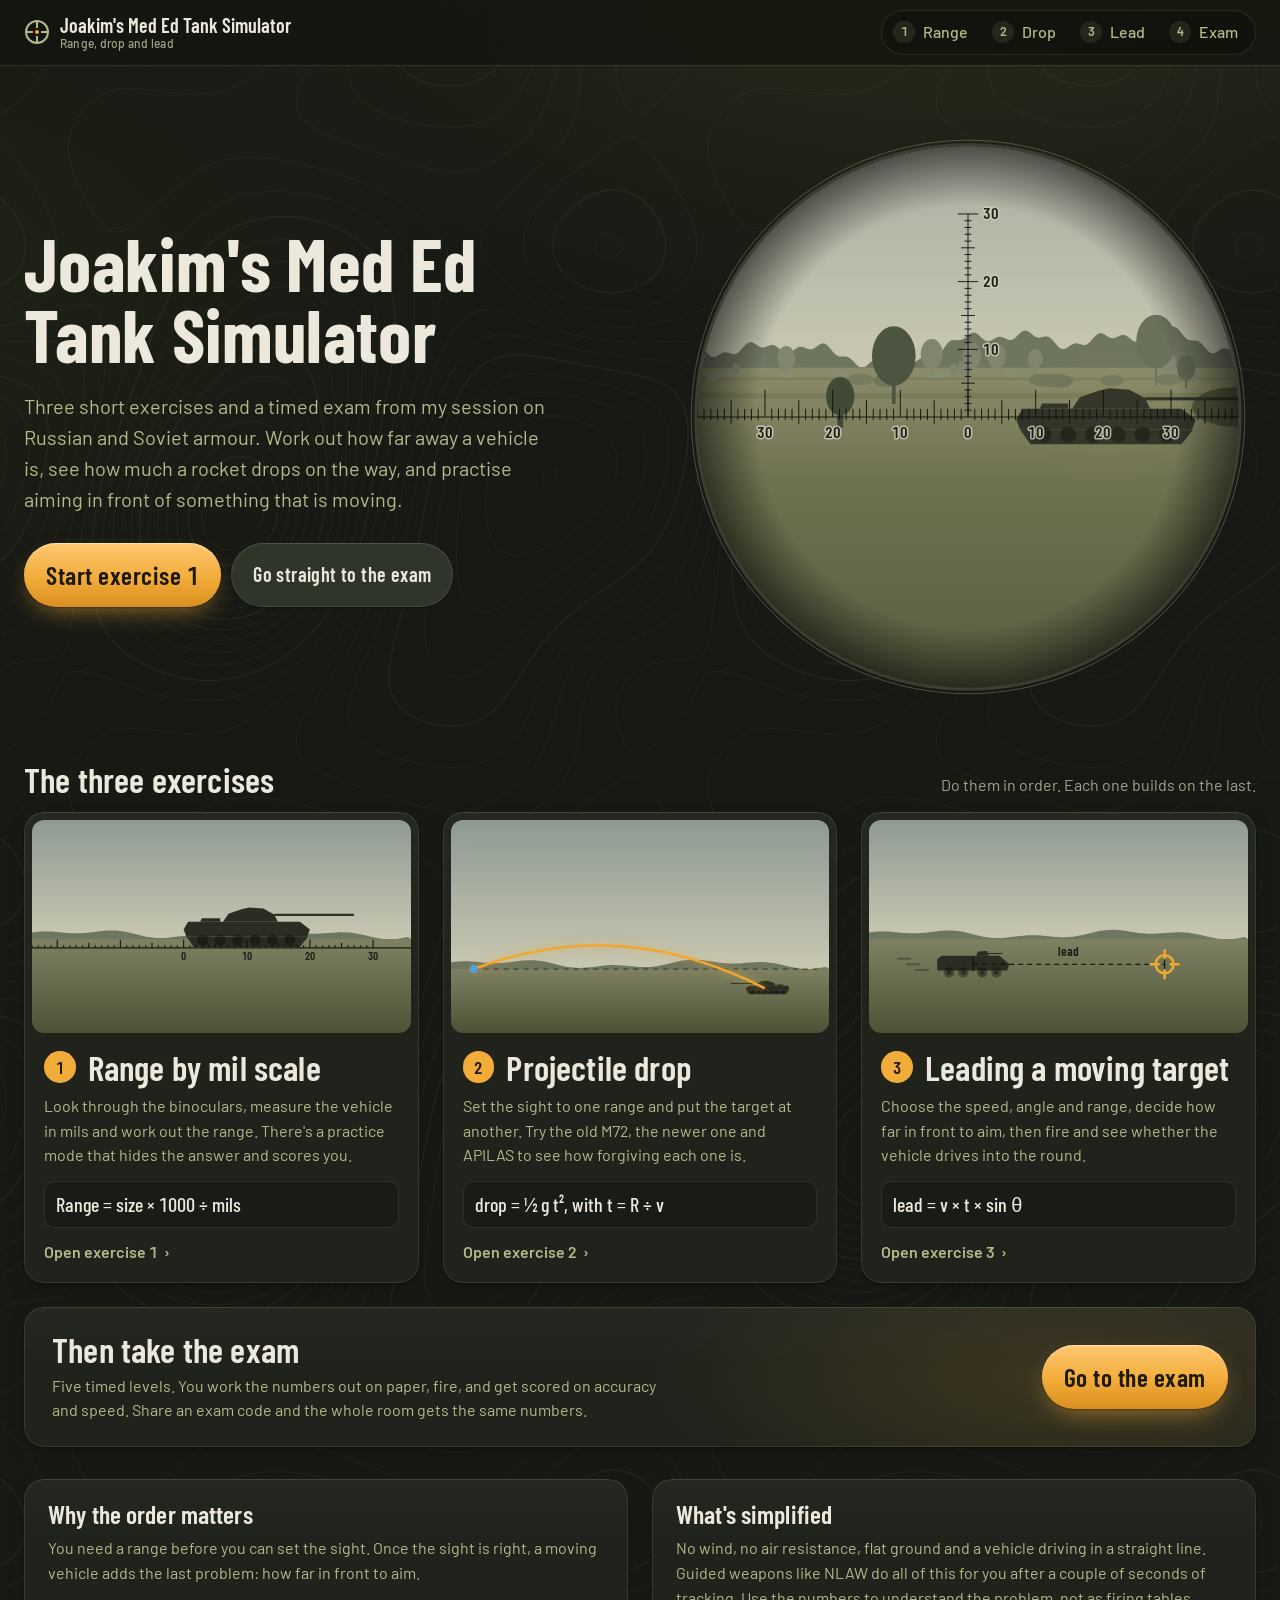
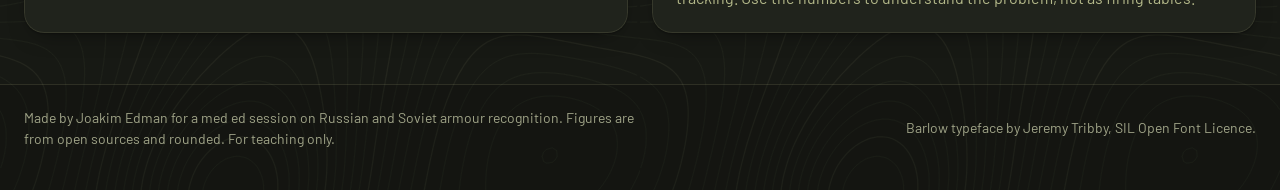
<file: index.html>
<!doctype html>
<html lang="en-GB">
<head>
<meta charset="utf-8">
<meta name="viewport" content="width=device-width, initial-scale=1">
<title>Joakim's Med Ed Tank Simulator</title>
<meta name="description" content="Three interactive simulators: estimate range with a mil scale, see what projectile drop does to a rocket, and learn to lead a moving vehicle.">
<link rel="icon" href="assets/favicon.svg" type="image/svg+xml">
<link rel="stylesheet" href="assets/css/style.css">
</head>
<body>
<a class="skip" href="#tools">Skip to the simulators</a>
<header class="bar">
  <a class="brand" href="index.html"><svg width="26" height="26" viewBox="0 0 26 26" aria-hidden="true"><circle cx="13" cy="13" r="11" fill="none" stroke="#B4B98A" stroke-width="2"/><path d="M13 2v7M13 17v7M2 13h7M17 13h7" stroke="#B4B98A" stroke-width="2"/><circle cx="13" cy="13" r="2" fill="#F0A830"/></svg><span>Joakim's Med Ed Tank Simulator<small>Range, drop and lead</small></span></a>
  <nav aria-label="Exercises"><ol class="steps">
    <li><a href="mil-scale/index.html"><span class="n">1</span>Range</a></li>
    <li><a href="projectile-drop/index.html"><span class="n">2</span>Drop</a></li>
    <li><a href="lead/index.html"><span class="n">3</span>Lead</a></li>
    <li><a href="exam/index.html"><span class="n">4</span>Exam</a></li>
  </ol></nav>
</header>

<main>
  <section class="hero">
    <div>
      <h1>Joakim's Med Ed Tank Simulator</h1>
      <p class="lede">Three short exercises and a timed exam from my session on Russian and Soviet armour. Work out how far away a vehicle is, see how much a rocket drops on the way, and practise aiming in front of something that is moving.</p>
      <div class="hero-actions"><a class="btn fire" href="mil-scale/index.html">Start exercise 1</a><a class="btn" href="exam/index.html">Go straight to the exam</a></div>
    </div>
    <div class="scope"><canvas id="hero" role="img" aria-label="A view through a sight: a T-72 drives across the scale and a round is fired ahead of it."></canvas></div>
  </section>

  <div class="section-head" id="tools"><h2>The three exercises</h2><p>Do them in order. Each one builds on the last.</p></div>
  <section class="tools" aria-label="Exercises">
    <a class="tool panel" href="mil-scale/index.html">
      <canvas data-preview="mil" aria-hidden="true"></canvas>
      <div class="panel-body">
        <h2><span class="n">1</span>Range by mil scale</h2>
        <p>Look through the binoculars, measure the vehicle in mils and work out the range. There's a practice mode that hides the answer and scores you.</p>
        <div class="formula">Range = size × 1000 ÷ mils</div>
        <span class="tool-go">Open exercise 1 <span aria-hidden="true">›</span></span>
      </div>
    </a>
    <a class="tool panel" href="projectile-drop/index.html">
      <canvas data-preview="drop" aria-hidden="true"></canvas>
      <div class="panel-body">
        <h2><span class="n">2</span>Projectile drop</h2>
        <p>Set the sight to one range and put the target at another. Try the old M72, the newer one and APILAS to see how forgiving each one is.</p>
        <div class="formula">drop = ½ g t², with t = R ÷ v</div>
        <span class="tool-go">Open exercise 2 <span aria-hidden="true">›</span></span>
      </div>
    </a>
    <a class="tool panel" href="lead/index.html">
      <canvas data-preview="lead" aria-hidden="true"></canvas>
      <div class="panel-body">
        <h2><span class="n">3</span>Leading a moving target</h2>
        <p>Choose the speed, angle and range, decide how far in front to aim, then fire and see whether the vehicle drives into the round.</p>
        <div class="formula">lead = v × t × sin θ</div>
        <span class="tool-go">Open exercise 3 <span aria-hidden="true">›</span></span>
      </div>
    </a>
  </section>

  <section class="exam-cta">
    <div class="panel exam-cta-inner">
      <div>
        <h2>Then take the exam</h2>
        <p>Five timed levels. You work the numbers out on paper, fire, and get scored on accuracy and speed. Share an exam code and the whole room gets the same numbers.</p>
      </div>
      <a class="btn fire" href="exam/index.html">Go to the exam</a>
    </div>
  </section>

  <section class="why">
    <div class="panel">
      <h2>Why the order matters</h2>
      <p>You need a range before you can set the sight. Once the sight is right, a moving vehicle adds the last problem: how far in front to aim.</p>
    </div>
    <div class="panel">
      <h2>What's simplified</h2>
      <p>No wind, no air resistance, flat ground and a vehicle driving in a straight line. Guided weapons like NLAW do all of this for you after a couple of seconds of tracking. Use the numbers to understand the problem, not as firing tables.</p>
    </div>
  </section>
</main>

<footer class="foot"><div class="foot-inner">
  <p>Made by Joakim Edman for a med ed session on Russian and Soviet armour recognition. Figures are from open sources and rounded. For teaching only.</p>
  <p>Barlow typeface by Jeremy Tribby, SIL Open Font Licence.</p>
</div></footer>

<script src="assets/js/physics.js"></script>
<script src="assets/js/common.js"></script>
<script src="assets/js/scope.js"></script>
<script src="assets/js/home.js"></script>
</body>
</html>
</file>
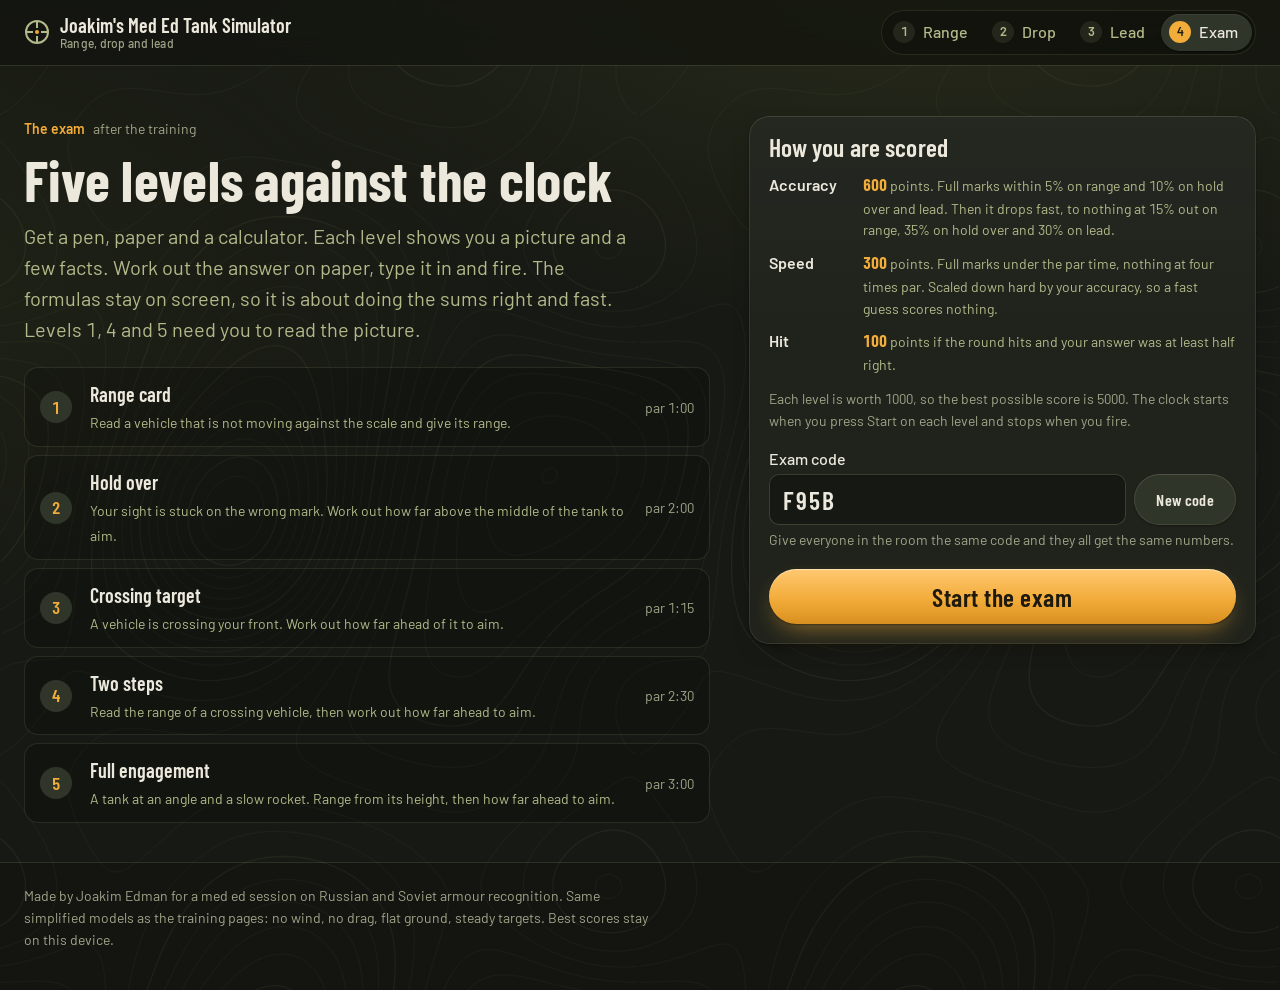
<file: exam/index.html>
<!doctype html>
<html lang="en-GB">
<head>
<meta charset="utf-8">
<meta name="viewport" content="width=device-width, initial-scale=1, interactive-widget=resizes-content">
<title>Exam, Joakim's Med Ed Tank Simulator</title>
<meta name="description" content="Five timed levels. Work the numbers out on paper, fire, and get scored on accuracy and speed.">
<link rel="icon" href="../assets/favicon.svg" type="image/svg+xml">
<link rel="stylesheet" href="../assets/css/style.css">
</head>
<body class="exam-page">
<a class="skip" href="#main">Skip to the exam</a>
<header class="bar">
  <a class="brand" href="../index.html"><svg width="26" height="26" viewBox="0 0 26 26" aria-hidden="true"><circle cx="13" cy="13" r="11" fill="none" stroke="#B4B98A" stroke-width="2"/><path d="M13 2v7M13 17v7M2 13h7M17 13h7" stroke="#B4B98A" stroke-width="2"/><circle cx="13" cy="13" r="2" fill="#F0A830"/></svg><span>Joakim's Med Ed Tank Simulator<small>Range, drop and lead</small></span></a>
  <nav aria-label="Exercises"><ol class="steps">
    <li><a href="../mil-scale/index.html"><span class="n">1</span>Range</a></li>
    <li><a href="../projectile-drop/index.html"><span class="n">2</span>Drop</a></li>
    <li><a href="../lead/index.html"><span class="n">3</span>Lead</a></li>
    <li><a href="../exam/index.html" aria-current="page"><span class="n">4</span>Exam</a></li>
  </ol></nav>
</header>

<main id="main">

  <!-- Start screen -->
  <section id="intro" class="exam-intro" aria-labelledby="intro-h">
    <div class="intro-copy">
      <div class="crumb"><b>The exam</b> after the training</div>
      <h1 id="intro-h">Five levels against the clock</h1>
      <p class="lede">Get a pen, paper and a calculator. Each level shows you a picture and a few facts. Work out the answer on paper, type it in and fire. The formulas stay on screen, so it is about doing the sums right and fast. Levels 1, 4 and 5 need you to read the picture.</p>
      <p class="phone-start"><a class="btn fire" href="#start-card">Choose a code and start</a></p>
      <ol class="level-list" id="level-list"></ol>
    </div>
    <div class="intro-side panel" id="start-card">
      <h2>How you are scored</h2>
      <div class="panel-body">
        <dl class="score-rules">
          <div><dt>Accuracy</dt><dd><b>600</b> points. Full marks within 5% on range and 10% on hold over and lead. Then it drops fast, to nothing at 15% out on range, 35% on hold over and 30% on lead.</dd></div>
          <div><dt>Speed</dt><dd><b>300</b> points. Full marks under the par time, nothing at four times par. Scaled down hard by your accuracy, so a fast guess scores nothing.</dd></div>
          <div><dt>Hit</dt><dd><b>100</b> points if the round hits and your answer was at least half right.</dd></div>
        </dl>
        <p class="note">Each level is worth 1000, so the best possible score is 5000. The clock starts when you press Start on each level and stops when you fire.</p>
        <div class="code-row">
          <div class="field">
            <div class="field-head"><label for="code">Exam code</label></div>
            <div class="code-input"><input id="code" type="text" inputmode="text" autocomplete="off" autocapitalize="characters" spellcheck="false" aria-describedby="code-hint"><button class="btn" id="new-code" type="button">New code</button></div>
            <p class="hint" id="code-hint">Give everyone in the room the same code and they all get the same numbers.</p>
            <p class="err" id="code-err" role="alert"></p>
          </div>
        </div>
        <button class="btn fire" id="begin" type="button">Start the exam</button>
        <p class="best" id="best" hidden></p>
      </div>
    </div>
  </section>

  <!-- Levels -->
  <section id="stage" hidden aria-label="Exam">
    <div class="exam-bar">
      <ol class="pips" id="pips" aria-label="Levels"></ol>
      <div class="clock" id="clock-box">
        <span class="clock-label">Time</span>
        <span class="clock-time" id="clock" aria-live="off">0:00.0</span>
        <span class="clock-par" id="par">par 1:00</span>
        <span class="clock-bar"><i id="clock-fill"></i></span>
      </div>
      <div class="total"><span class="clock-label">Score</span><span class="total-num" id="running">0</span></div>
      <div class="quit">
        <button class="btn ghost" id="quit" type="button">Restart</button>
        <div class="confirm" id="quit-confirm" hidden role="group" aria-label="Confirm restart">
          <span>Lose this attempt?</span>
          <button class="btn" id="quit-no" type="button">Keep going</button>
          <button class="btn danger" id="quit-yes" type="button">Restart the exam</button>
        </div>
      </div>
    </div>

    <div class="sim exam-grid">
      <div class="view-wrap">
        <div class="view" id="view-box">
          <canvas id="view" class="pan" tabindex="0" role="img" aria-label="View through the binoculars. Drag, or use the arrow keys, to line the vehicle up with the scale."></canvas>
          <div class="stamp" id="stamp" aria-hidden="true"></div>
          <span class="zoom-seg in-view" role="group" aria-label="Magnification">
            <button type="button" class="chip" data-zoom="112" aria-pressed="true">Wide</button>
            <button type="button" class="chip" data-zoom="56" aria-pressed="false">Close</button>
          </span>
          <div class="veil" id="veil">
            <div class="veil-card">
              <div class="veil-kicker" id="veil-kicker">Level 1 of 5</div>
              <h2 id="veil-title">Range card</h2>
              <p id="veil-text"></p>
              <button class="btn fire" id="start" type="button">Start level 1</button>
              <p class="veil-par" id="veil-par"></p>
            </div>
          </div>
        </div>
        <div class="view-caption">
          <span class="how" id="how"><b><span class="ptr-fine">Drag, or use the arrow keys,</span><span class="ptr-coarse">Drag with your finger</span></b> to put one end of the vehicle on the centre line, then count the mils to the other end. Small ticks are 1 mil, numbered ticks 10. Close gives a finer reading.</span>
        </div>
      </div>

      <section class="controls panel" id="orders" aria-labelledby="orders-h">
        <h2 id="orders-h" tabindex="-1">Orders</h2>
        <div class="panel-body">
          <div id="orders-body"><p class="note">Press Start to see your orders.</p></div>
          <form id="answer-form" novalidate autocomplete="off">
            <div id="fields"></div>
            <p class="dock-facts" id="dock-facts"></p>
            <button class="btn fire" id="fire" type="submit" disabled>Fire <kbd>Enter</kbd></button>
          </form>
          <div class="quick" id="quick" hidden>
            <div class="quick-score"><span>Level score</span><b id="quick-total">0</b><span>/ 1000</span></div>
            <button class="btn fire" id="next2" type="button">Next level</button>
            <a class="quick-link" href="#debrief">Show the working</a>
          </div>
        </div>
      </section>

      <section class="working panel" id="debrief" hidden aria-labelledby="debrief-h">
        <h2 id="debrief-h">Debrief</h2>
        <div class="panel-body">
          <div id="debrief-body"></div>
          <div class="debrief-actions"><button class="btn fire" id="next" type="button">Next level</button></div>
        </div>
      </section>
    </div>
  </section>

  <!-- Results -->
  <section id="results" hidden aria-labelledby="res-h">
    <div class="results-wrap">
      <div class="results-head panel">
        <div class="panel-body results-grid">
          <div>
          <div class="crumb">Exam code <b id="res-code"></b></div>
          <h1 id="res-h" tabindex="-1"><span id="res-total">0</span><small> / 5000</small></h1>
          <p class="grade" id="res-grade"></p>
          <p class="best" id="res-best"></p>
          </div>
          <ol class="res-bars" id="res-bars" aria-label="Score per level"></ol>
          <div class="btn-row">
            <button class="btn fire" id="again" type="button">Try the same code again</button>
            <button class="btn" id="fresh" type="button">New exam code</button>
            <a class="btn" href="../mil-scale/index.html">Back to training</a>
          </div>
        </div>
      </div>
      <div class="panel results-table">
        <h2>Level by level</h2>
        <div class="panel-body">
          <div class="table-scroll"><table id="res-table">
            <thead><tr><th scope="col">Level</th><th scope="col">Time</th><th scope="col">Accuracy</th><th scope="col">Speed</th><th scope="col">Hit</th><th scope="col">Total</th></tr></thead>
            <tbody></tbody>
          </table></div>
        </div>
      </div>
    </div>
  </section>

  <div class="sr-only" aria-live="polite" id="announce"></div>
</main>

<footer class="foot"><div class="foot-inner">
  <p>Made by Joakim Edman for a med ed session on Russian and Soviet armour recognition. Same simplified models as the training pages: no wind, no drag, flat ground, steady targets. Best scores stay on this device.</p>
</div></footer>

<script src="../assets/js/physics.js"></script>
<script src="../assets/js/common.js"></script>
<script src="../assets/js/scope.js"></script>
<script src="../assets/js/exam-core.js"></script>
<script src="app.js"></script>
</body>
</html>
</file>
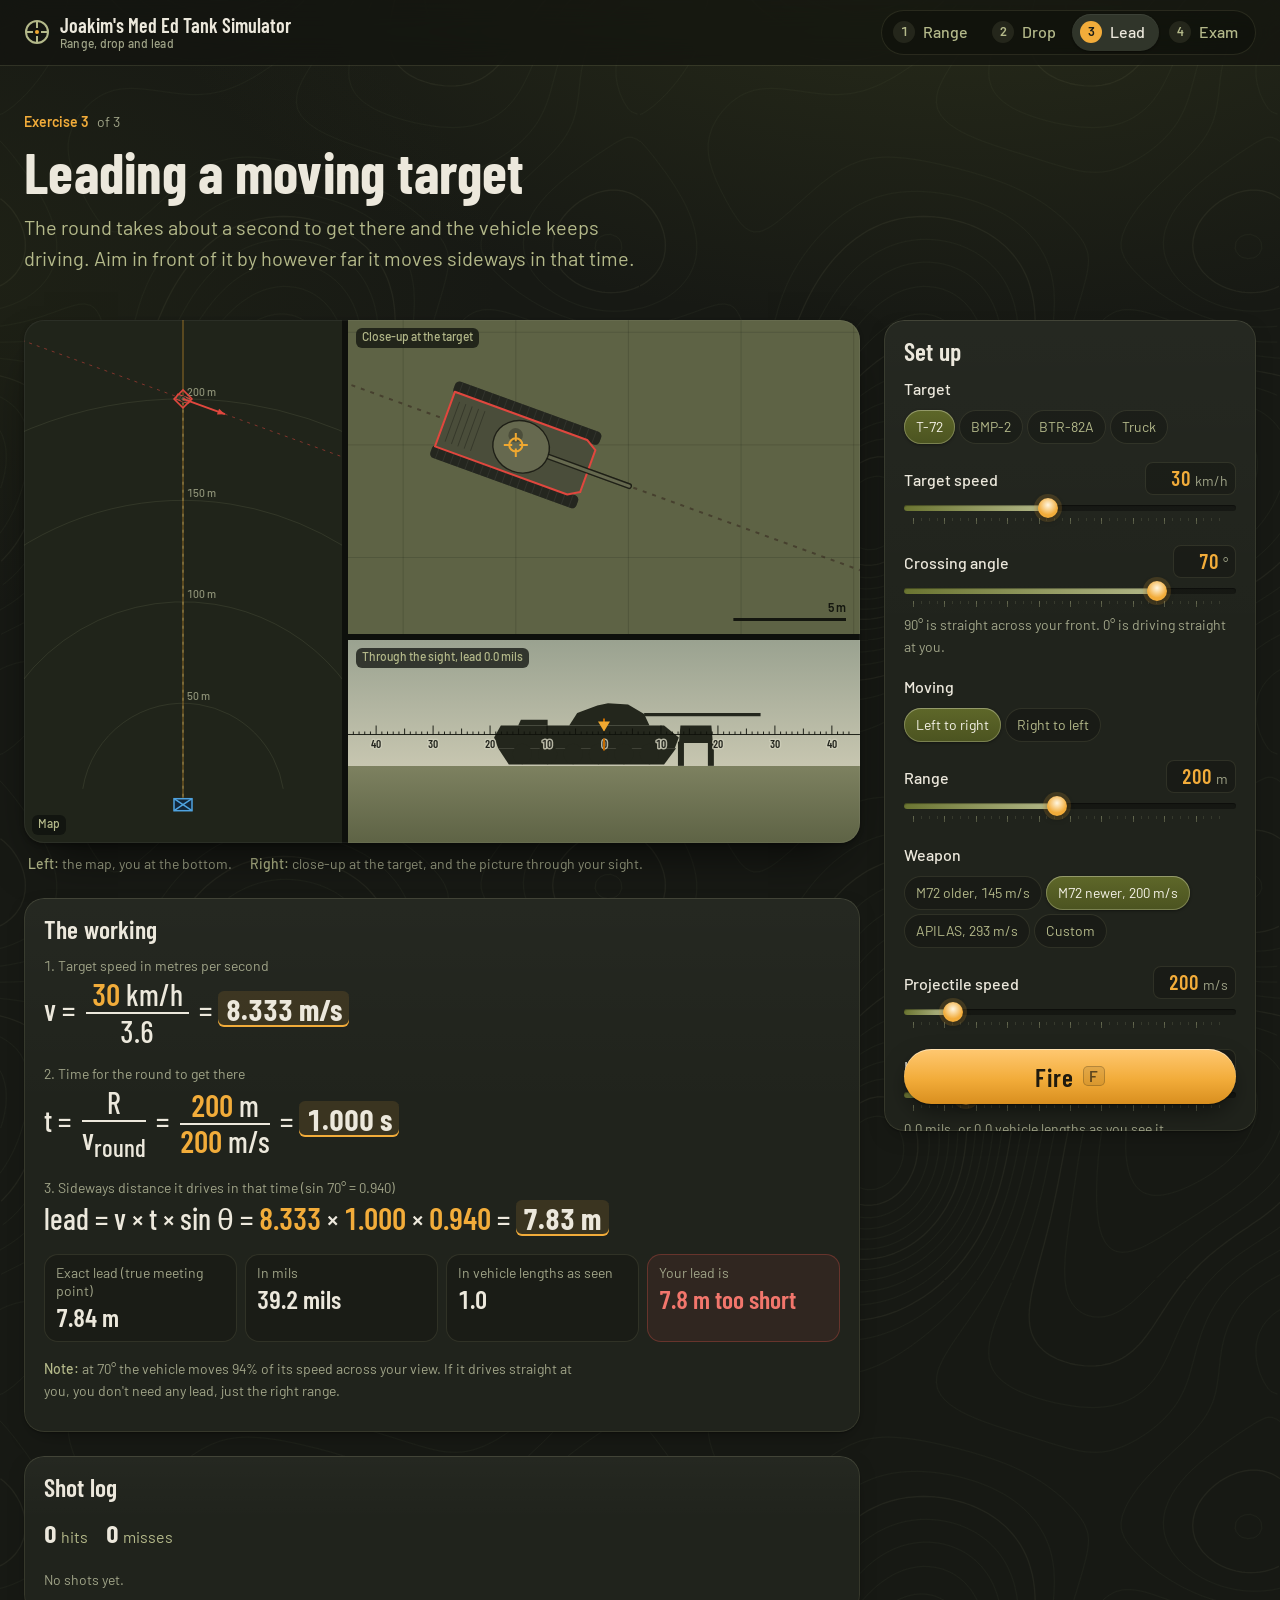
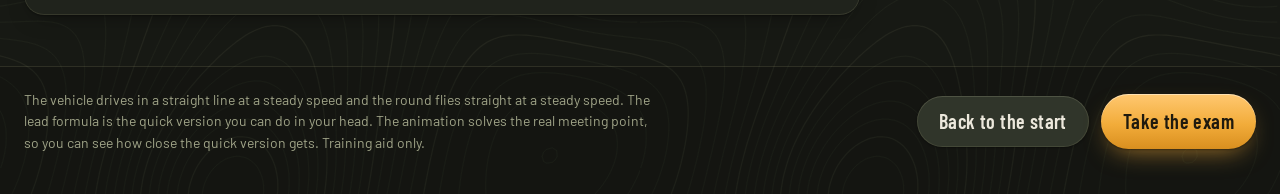
<file: lead/index.html>
<!doctype html>
<html lang="en-GB">
<head>
<meta charset="utf-8">
<meta name="viewport" content="width=device-width, initial-scale=1">
<title>Leading a moving target, Joakim's Med Ed Tank Simulator</title>
<meta name="description" content="Aim ahead of a moving vehicle so it drives into your round.">
<link rel="icon" href="../assets/favicon.svg" type="image/svg+xml">
<link rel="stylesheet" href="../assets/css/style.css">
</head>
<body class="lead-page">
<a class="skip" href="#main">Skip to the simulator</a>
<header class="bar">
  <a class="brand" href="../index.html"><svg width="26" height="26" viewBox="0 0 26 26" aria-hidden="true"><circle cx="13" cy="13" r="11" fill="none" stroke="#B4B98A" stroke-width="2"/><path d="M13 2v7M13 17v7M2 13h7M17 13h7" stroke="#B4B98A" stroke-width="2"/><circle cx="13" cy="13" r="2" fill="#F0A830"/></svg><span>Joakim's Med Ed Tank Simulator<small>Range, drop and lead</small></span></a>
  <nav aria-label="Exercises"><ol class="steps">
    <li><a href="../mil-scale/index.html"><span class="n">1</span>Range</a></li>
    <li><a href="../projectile-drop/index.html"><span class="n">2</span>Drop</a></li>
    <li><a href="../lead/index.html" aria-current="page"><span class="n">3</span>Lead</a></li>
    <li><a href="../exam/index.html"><span class="n">4</span>Exam</a></li>
  </ol></nav>
</header>

<main id="main">
  <div class="page-head">
    <div class="crumb"><b>Exercise 3</b> of 3</div>
    <h1>Leading a moving target</h1>
    <p class="lede">The round takes about a second to get there and the vehicle keeps driving. Aim in front of it by however far it moves sideways in that time.</p>
  </div>

  <div class="sim">
    <div class="view-wrap">
      <div class="view" id="view-box">
        <canvas id="view" aria-label="Map of the engagement on the left, close-up of the target and the sight picture on the right" role="img"></canvas>
        <div class="stamp" id="stamp" aria-hidden="true"></div>
      </div>
      <div class="view-caption">
        <span><b>Left:</b> the map, you at the bottom.</span>
        <span><b>Right:</b> close-up at the target, and the picture through your sight.</span>
      </div>
    </div>

    <section class="controls panel" aria-labelledby="ctl-h">
      <h2 id="ctl-h">Set up</h2>
      <div class="panel-body">
        <fieldset class="seg">
          <legend>Target</legend>
          <input type="radio" name="tgt" id="t-t72" value="t72" checked><label for="t-t72">T-72</label>
          <input type="radio" name="tgt" id="t-bmp2" value="bmp2"><label for="t-bmp2">BMP-2</label>
          <input type="radio" name="tgt" id="t-btr82" value="btr82"><label for="t-btr82">BTR-82A</label>
          <input type="radio" name="tgt" id="t-ural" value="ural"><label for="t-ural">Truck</label>
        </fieldset>
        <div class="field">
          <div class="field-head"><label for="spd">Target speed</label><span class="num"><input id="spd-n" type="text" inputmode="decimal" autocomplete="off" aria-label="Target speed in kilometres per hour"><span class="u">km/h</span></span></div>
          <div class="range"><input type="range" id="spd" min="0" max="70" step="1" value="30"></div>
        </div>
        <div class="field">
          <div class="field-head"><label for="ang">Crossing angle</label><span class="num"><input id="ang-n" type="text" inputmode="decimal" autocomplete="off" aria-label="Crossing angle in degrees"><span class="u">°</span></span></div>
          <div class="range"><input type="range" id="ang" min="0" max="90" step="1" value="70"></div>
          <p class="hint">90° is straight across your front. 0° is driving straight at you.</p>
        </div>
        <fieldset class="seg">
          <legend>Moving</legend>
          <input type="radio" name="dir" id="d-r" value="1" checked><label for="d-r">Left to right</label>
          <input type="radio" name="dir" id="d-l" value="-1"><label for="d-l">Right to left</label>
        </fieldset>
        <div class="field">
          <div class="field-head"><label for="rng">Range</label><span class="num"><input id="rng-n" type="text" inputmode="decimal" autocomplete="off" aria-label="Range in metres"><span class="u">m</span></span></div>
          <div class="range"><input type="range" id="rng" min="30" max="400" step="5" value="200"></div>
        </div>
        <fieldset class="seg">
          <legend>Weapon</legend>
          <input type="radio" name="wpn" id="w-m72old" value="m72old"><label for="w-m72old">M72 older, 145 m/s</label>
          <input type="radio" name="wpn" id="w-m72" value="m72" checked><label for="w-m72">M72 newer, 200 m/s</label>
          <input type="radio" name="wpn" id="w-apilas" value="apilas"><label for="w-apilas">APILAS, 293 m/s</label>
          <input type="radio" name="wpn" id="w-custom" value="custom"><label for="w-custom">Custom</label>
        </fieldset>
        <div class="field">
          <div class="field-head"><label for="vel">Projectile speed</label><span class="num"><input id="vel-n" type="text" inputmode="decimal" autocomplete="off" aria-label="Projectile speed in metres per second"><span class="u">m/s</span></span></div>
          <div class="range"><input type="range" id="vel" min="100" max="900" step="1" value="200"></div>
        </div>
        <div class="field">
          <div class="field-head"><label for="lead">Lead, ahead of the middle</label><span class="num"><input id="lead-n" type="text" inputmode="text" autocomplete="off" aria-label="Lead in metres"><span class="u">m</span></span></div>
          <div class="range"><input type="range" id="lead" min="-10" max="60" step="0.1" value="0"></div>
          <p class="hint" id="lead-hint"></p>
        </div>
        <label class="toggle"><input type="checkbox" id="answer"> Show the correct aim point</label>
        <button class="btn fire" id="fire" type="button">Fire <kbd>F</kbd></button>
        <div class="btn-row">
          <button class="btn" id="auto" type="button">Use the formula</button>
          <button class="btn" id="scenario" type="button">Random crossing</button>
        </div>
      </div>
    </section>

    <section class="working panel" aria-labelledby="w-h">
      <h2 id="w-h">The working</h2>
      <div class="panel-body" id="working"></div>
    </section>

    <section class="log panel" aria-labelledby="l-h">
      <h2 id="l-h">Shot log</h2>
      <div class="panel-body">
        <div class="score" id="score"></div>
        <ol id="log"></ol>
      </div>
    </section>
  </div>
</main>

<footer class="foot"><div class="foot-inner">
  <p>The vehicle drives in a straight line at a steady speed and the round flies straight at a steady speed. The lead formula is the quick version you can do in your head. The animation solves the real meeting point, so you can see how close the quick version gets. Training aid only.</p>
  <p class="next"><a class="btn" href="../index.html">Back to the start</a><a class="btn fire" style="width:auto;font-size:var(--step-1)" href="../exam/index.html">Take the exam</a></p>
</div></footer>

<script src="../assets/js/physics.js"></script>
<script src="../assets/js/common.js"></script>
<script src="app.js"></script>
</body>
</html>
</file>
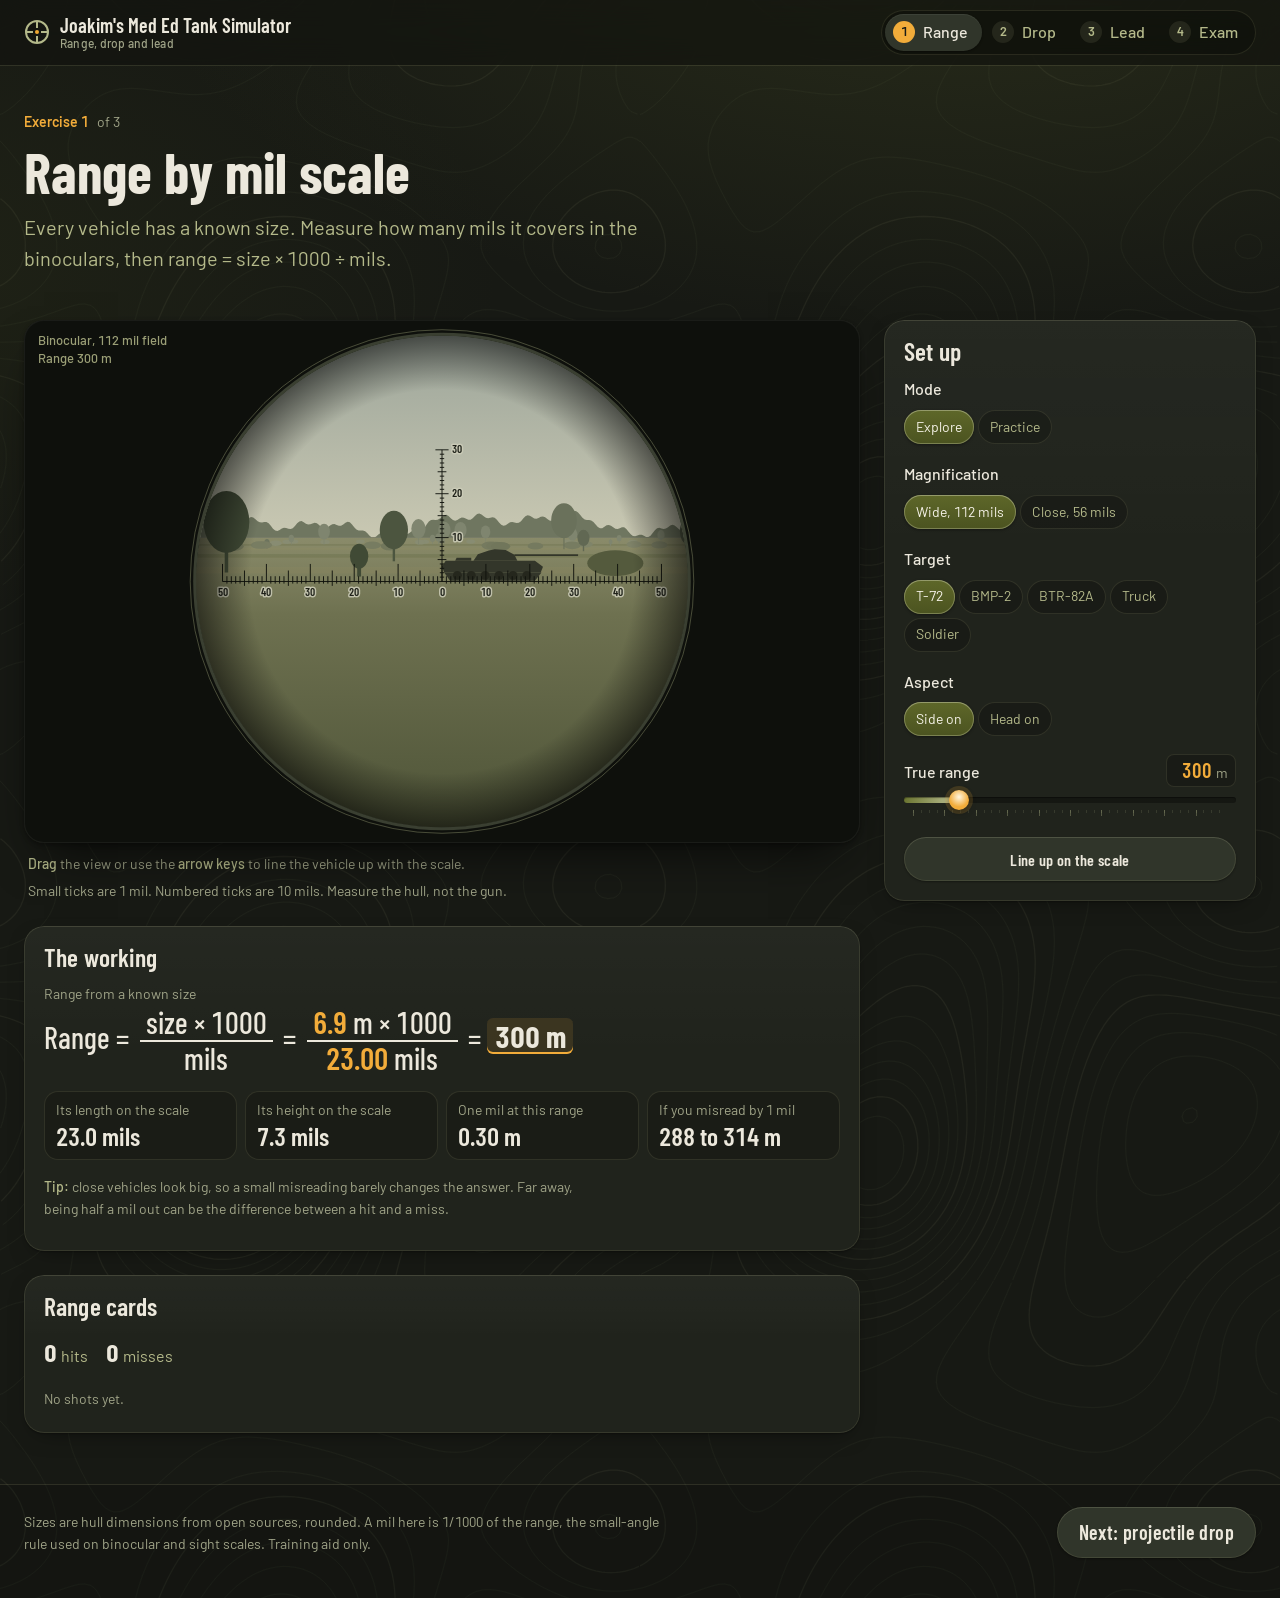
<file: mil-scale/index.html>
<!doctype html>
<html lang="en-GB">
<head>
<meta charset="utf-8">
<meta name="viewport" content="width=device-width, initial-scale=1">
<title>Range by mil scale, Joakim's Med Ed Tank Simulator</title>
<meta name="description" content="Read a vehicle against a binocular mil scale and turn it into a range.">
<link rel="icon" href="../assets/favicon.svg" type="image/svg+xml">
<link rel="stylesheet" href="../assets/css/style.css">
</head>
<body>
<a class="skip" href="#main">Skip to the simulator</a>
<header class="bar">
  <a class="brand" href="../index.html"><svg width="26" height="26" viewBox="0 0 26 26" aria-hidden="true"><circle cx="13" cy="13" r="11" fill="none" stroke="#B4B98A" stroke-width="2"/><path d="M13 2v7M13 17v7M2 13h7M17 13h7" stroke="#B4B98A" stroke-width="2"/><circle cx="13" cy="13" r="2" fill="#F0A830"/></svg><span>Joakim's Med Ed Tank Simulator<small>Range, drop and lead</small></span></a>
  <nav aria-label="Exercises"><ol class="steps">
    <li><a href="../mil-scale/index.html" aria-current="page"><span class="n">1</span>Range</a></li>
    <li><a href="../projectile-drop/index.html"><span class="n">2</span>Drop</a></li>
    <li><a href="../lead/index.html"><span class="n">3</span>Lead</a></li>
    <li><a href="../exam/index.html"><span class="n">4</span>Exam</a></li>
  </ol></nav>
</header>

<main id="main">
  <div class="page-head">
    <div class="crumb"><b>Exercise 1</b> of 3</div>
    <h1>Range by mil scale</h1>
    <p class="lede">Every vehicle has a known size. Measure how many mils it covers in the binoculars, then range = size × 1000 ÷ mils.</p>
  </div>

  <div class="sim">
    <div class="view-wrap">
      <div class="view round" id="view-box">
        <canvas id="view" class="pan" tabindex="0" aria-label="Binocular view with a mil scale. Drag, or use the arrow keys, to move the scene against the scale." role="img"></canvas>
        <div class="stamp" id="stamp" aria-hidden="true"></div>
      </div>
      <div class="view-caption">
        <span><b>Drag</b> the view or use the <b>arrow keys</b> to line the vehicle up with the scale.</span>
        <span>Small ticks are 1 mil. Numbered ticks are 10 mils. Measure the hull, not the gun.</span>
      </div>
    </div>

    <section class="controls panel" aria-labelledby="ctl-h">
      <h2 id="ctl-h">Set up</h2>
      <div class="panel-body">
        <fieldset class="seg" id="mode">
          <legend>Mode</legend>
          <input type="radio" name="mode" id="m-explore" value="explore" checked><label for="m-explore">Explore</label>
          <input type="radio" name="mode" id="m-practice" value="practice"><label for="m-practice">Practice</label>
        </fieldset>

        <fieldset class="seg">
          <legend>Magnification</legend>
          <input type="radio" name="zoom" id="z-wide" value="112" checked><label for="z-wide">Wide, 112 mils</label>
          <input type="radio" name="zoom" id="z-close" value="56"><label for="z-close">Close, 56 mils</label>
        </fieldset>

        <div id="explore-ctl">
          <fieldset class="seg">
            <legend>Target</legend>
            <input type="radio" name="tgt" id="t-t72" value="t72" checked><label for="t-t72">T-72</label>
            <input type="radio" name="tgt" id="t-bmp2" value="bmp2"><label for="t-bmp2">BMP-2</label>
            <input type="radio" name="tgt" id="t-btr82" value="btr82"><label for="t-btr82">BTR-82A</label>
            <input type="radio" name="tgt" id="t-ural" value="ural"><label for="t-ural">Truck</label>
            <input type="radio" name="tgt" id="t-soldier" value="soldier"><label for="t-soldier">Soldier</label>
          </fieldset>
          <fieldset class="seg">
            <legend>Aspect</legend>
            <input type="radio" name="asp" id="a-side" value="side" checked><label for="a-side">Side on</label>
            <input type="radio" name="asp" id="a-front" value="front"><label for="a-front">Head on</label>
          </fieldset>
          <div class="field">
            <div class="field-head"><label for="range">True range</label><span class="num"><input id="range-n" type="text" inputmode="decimal" autocomplete="off" aria-label="True range in metres"><span class="u">m</span></span></div>
            <div class="range"><input type="range" id="range" min="100" max="1500" step="10" value="300"></div>
          </div>
          <div class="btn-row"><button class="btn" id="snap" type="button">Line up on the scale</button></div>
        </div>

        <div id="practice-ctl" hidden>
          <p class="note">A vehicle appears at an unknown range. Read it against the scale, enter your reading and call the range. Within 10% counts as good.</p>
          <fieldset class="seg">
            <legend>I measured its</legend>
            <input type="radio" name="dim" id="d-len" value="len" checked><label for="d-len">Length or width</label>
            <input type="radio" name="dim" id="d-ht" value="ht"><label for="d-ht">Height</label>
          </fieldset>
          <div class="field">
            <div class="field-head"><label for="reading">My reading</label><span class="num"><input id="reading-n" type="text" inputmode="decimal" autocomplete="off" aria-label="Reading in mils"><span class="u">mils</span></span></div>
            <div class="range"><input type="range" id="reading" min="1" max="120" step="0.5" value="20"></div>
          </div>
          <button class="btn fire" id="call" type="button">Call the range</button>
          <div class="btn-row"><button class="btn" id="next" type="button">New target <kbd>N</kbd></button><button class="btn" id="recentre" type="button">Re-centre view</button></div>
        </div>
      </div>
    </section>

    <section class="working panel" aria-labelledby="w-h">
      <h2 id="w-h">The working</h2>
      <div class="panel-body" id="working"></div>
    </section>

    <section class="log panel" aria-labelledby="l-h">
      <h2 id="l-h">Range cards</h2>
      <div class="panel-body">
        <div class="score" id="score"></div>
        <ol id="log"></ol>
      </div>
    </section>
  </div>
</main>

<footer class="foot"><div class="foot-inner">
  <p>Sizes are hull dimensions from open sources, rounded. A mil here is 1/1000 of the range, the small-angle rule used on binocular and sight scales. Training aid only.</p>
  <p class="next"><a class="btn" href="../projectile-drop/index.html">Next: projectile drop</a></p>
</div></footer>

<script src="../assets/js/physics.js"></script>
<script src="../assets/js/common.js"></script>
<script src="../assets/js/scope.js"></script>
<script src="app.js"></script>
</body>
</html>
</file>
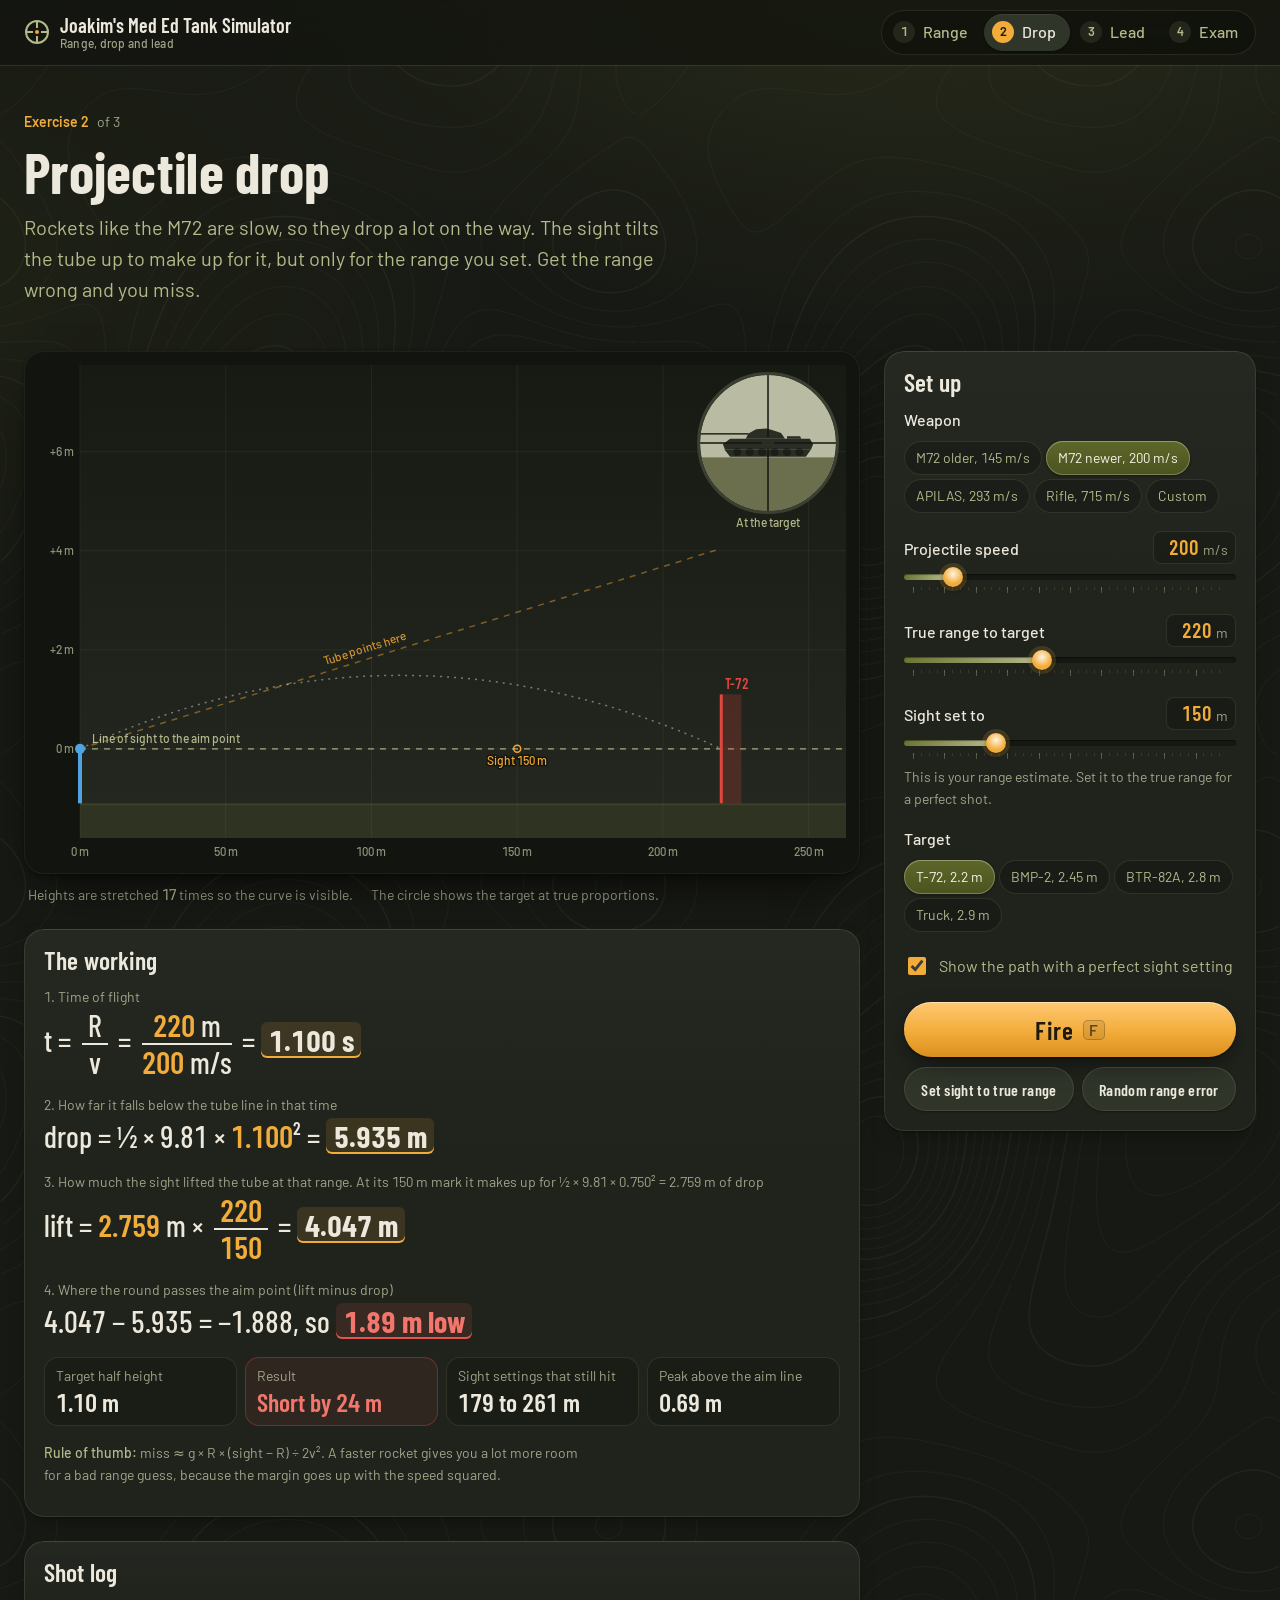
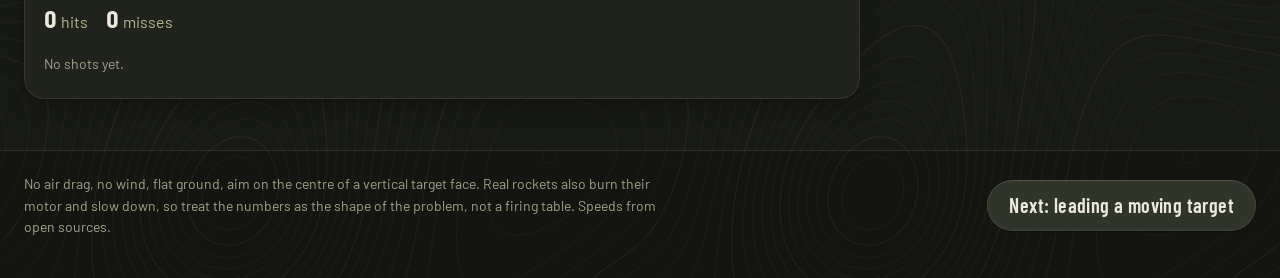
<file: projectile-drop/index.html>
<!doctype html>
<html lang="en-GB">
<head>
<meta charset="utf-8">
<meta name="viewport" content="width=device-width, initial-scale=1">
<title>Projectile drop, Joakim's Med Ed Tank Simulator</title>
<meta name="description" content="Set the sight, misjudge the range, and watch where an anti-tank rocket really lands.">
<link rel="icon" href="../assets/favicon.svg" type="image/svg+xml">
<link rel="stylesheet" href="../assets/css/style.css">
</head>
<body class="drop-page">
<a class="skip" href="#main">Skip to the simulator</a>
<header class="bar">
  <a class="brand" href="../index.html"><svg width="26" height="26" viewBox="0 0 26 26" aria-hidden="true"><circle cx="13" cy="13" r="11" fill="none" stroke="#B4B98A" stroke-width="2"/><path d="M13 2v7M13 17v7M2 13h7M17 13h7" stroke="#B4B98A" stroke-width="2"/><circle cx="13" cy="13" r="2" fill="#F0A830"/></svg><span>Joakim's Med Ed Tank Simulator<small>Range, drop and lead</small></span></a>
  <nav aria-label="Exercises"><ol class="steps">
    <li><a href="../mil-scale/index.html"><span class="n">1</span>Range</a></li>
    <li><a href="../projectile-drop/index.html" aria-current="page"><span class="n">2</span>Drop</a></li>
    <li><a href="../lead/index.html"><span class="n">3</span>Lead</a></li>
    <li><a href="../exam/index.html"><span class="n">4</span>Exam</a></li>
  </ol></nav>
</header>

<main id="main">
  <div class="page-head">
    <div class="crumb"><b>Exercise 2</b> of 3</div>
    <h1>Projectile drop</h1>
    <p class="lede">Rockets like the M72 are slow, so they drop a lot on the way. The sight tilts the tube up to make up for it, but only for the range you set. Get the range wrong and you miss.</p>
  </div>

  <div class="sim">
    <div class="view-wrap">
      <div class="view" id="view-box">
        <canvas id="view" aria-label="Side view of the round's flight from the firer to the target" role="img"></canvas>
        <div class="stamp" id="stamp" aria-hidden="true"></div>
      </div>
      <div class="view-caption">
        <span>Heights are stretched <b id="vx">10</b> times so the curve is visible.</span>
        <span>The circle shows the target at true proportions.</span>
      </div>
    </div>

    <section class="controls panel" aria-labelledby="ctl-h">
      <h2 id="ctl-h">Set up</h2>
      <div class="panel-body">
        <fieldset class="seg">
          <legend>Weapon</legend>
          <input type="radio" name="wpn" id="w-m72old" value="m72old"><label for="w-m72old">M72 older, 145 m/s</label>
          <input type="radio" name="wpn" id="w-m72" value="m72" checked><label for="w-m72">M72 newer, 200 m/s</label>
          <input type="radio" name="wpn" id="w-apilas" value="apilas"><label for="w-apilas">APILAS, 293 m/s</label>
          <input type="radio" name="wpn" id="w-rifle" value="rifle"><label for="w-rifle">Rifle, 715 m/s</label>
          <input type="radio" name="wpn" id="w-custom" value="custom"><label for="w-custom">Custom</label>
        </fieldset>
        <div class="field">
          <div class="field-head"><label for="vel">Projectile speed</label><span class="num"><input id="vel-n" type="text" inputmode="decimal" autocomplete="off" aria-label="Projectile speed in metres per second"><span class="u">m/s</span></span></div>
          <div class="range"><input type="range" id="vel" min="100" max="900" step="1" value="200"></div>
        </div>
        <div class="field">
          <div class="field-head"><label for="rng">True range to target</label><span class="num"><input id="rng-n" type="text" inputmode="decimal" autocomplete="off" aria-label="True range in metres"><span class="u">m</span></span></div>
          <div class="range"><input type="range" id="rng" min="25" max="500" step="5" value="220"></div>
        </div>
        <div class="field">
          <div class="field-head"><label for="sight">Sight set to</label><span class="num"><input id="sight-n" type="text" inputmode="decimal" autocomplete="off" aria-label="Sight setting in metres"><span class="u">m</span></span></div>
          <div class="range"><input type="range" id="sight" min="25" max="500" step="5" value="150"></div>
          <p class="hint">This is your range estimate. Set it to the true range for a perfect shot.</p>
        </div>
        <fieldset class="seg">
          <legend>Target</legend>
          <input type="radio" name="tgt" id="t-t72" value="t72" checked><label for="t-t72">T-72, 2.2 m</label>
          <input type="radio" name="tgt" id="t-bmp2" value="bmp2"><label for="t-bmp2">BMP-2, 2.45 m</label>
          <input type="radio" name="tgt" id="t-btr82" value="btr82"><label for="t-btr82">BTR-82A, 2.8 m</label>
          <input type="radio" name="tgt" id="t-ural" value="ural"><label for="t-ural">Truck, 2.9 m</label>
        </fieldset>
        <label class="toggle"><input type="checkbox" id="ghost" checked> Show the path with a perfect sight setting</label>
        <button class="btn fire" id="fire" type="button">Fire <kbd>F</kbd></button>
        <div class="btn-row">
          <button class="btn" id="match" type="button">Set sight to true range</button>
          <button class="btn" id="scenario" type="button">Random range error</button>
        </div>
      </div>
    </section>

    <section class="working panel" aria-labelledby="w-h">
      <h2 id="w-h">The working</h2>
      <div class="panel-body" id="working"></div>
    </section>

    <section class="log panel" aria-labelledby="l-h">
      <h2 id="l-h">Shot log</h2>
      <div class="panel-body">
        <div class="score" id="score"></div>
        <ol id="log"></ol>
      </div>
    </section>
  </div>
</main>

<footer class="foot"><div class="foot-inner">
  <p>No air drag, no wind, flat ground, aim on the centre of a vertical target face. Real rockets also burn their motor and slow down, so treat the numbers as the shape of the problem, not a firing table. Speeds from open sources.</p>
  <p class="next"><a class="btn" href="../lead/index.html">Next: leading a moving target</a></p>
</div></footer>

<script src="../assets/js/physics.js"></script>
<script src="../assets/js/common.js"></script>
<script src="app.js"></script>
</body>
</html>
</file>
<file: assets/css/style.css>
/* Ranging, drop and lead: shared styles */
@font-face { font-family: 'Barlow'; font-style: normal; font-weight: 400; font-display: swap; src: url('../fonts/barlow-latin-400-normal.woff2') format('woff2'); }
@font-face { font-family: 'Barlow'; font-style: normal; font-weight: 500; font-display: swap; src: url('../fonts/barlow-latin-500-normal.woff2') format('woff2'); }
@font-face { font-family: 'Barlow'; font-style: normal; font-weight: 600; font-display: swap; src: url('../fonts/barlow-latin-600-normal.woff2') format('woff2'); }
@font-face { font-family: 'Barlow Condensed'; font-style: normal; font-weight: 500; font-display: swap; src: url('../fonts/barlow-condensed-latin-500-normal.woff2') format('woff2'); }
@font-face { font-family: 'Barlow Condensed'; font-style: normal; font-weight: 600; font-display: swap; src: url('../fonts/barlow-condensed-latin-600-normal.woff2') format('woff2'); }
@font-face { font-family: 'Barlow Condensed'; font-style: normal; font-weight: 700; font-display: swap; src: url('../fonts/barlow-condensed-latin-700-normal.woff2') format('woff2'); }

/* =================== Tokens =================== */
:root {
  --ground: #171914;
  --ground-2: #121410;
  --panel: #20231C;
  --panel-2: #282C23;
  --panel-3: #30352A;
  --line: rgba(180, 185, 138, 0.14);
  --line-2: rgba(180, 185, 138, 0.26);
  --paper: #ECE8DC;
  --sage: #B4B98A;
  --muted: #A0A488;
  --signal-text: #F2766C;
  --olive: #4B5320;
  --olive-2: #6B7531;
  --signal: #E5534A;
  --tracer: #F2AC3A;
  --tracer-hi: #FFC871;
  --friend: #4FA3E0;
  --display: 'Barlow Condensed', 'Bahnschrift Condensed', 'Arial Narrow', sans-serif;
  --body: 'Barlow', 'Bahnschrift', 'Segoe UI', system-ui, sans-serif;
  --step--1: 0.875rem;
  --step-0: 1rem;
  --step-1: 1.25rem;
  --step-2: 1.6rem;
  --step-3: 2.2rem;
  --step-4: clamp(2.4rem, 3.2vw + 1rem, 3.8rem);
  --gap: clamp(14px, 2vw, 24px);
  --r-lg: 20px;
  --r-md: 14px;
  --r-sm: 10px;
  --shadow-1: 0 1px 0 rgba(255, 255, 255, 0.04) inset, 0 1px 2px rgba(0, 0, 0, 0.3), 0 8px 24px -12px rgba(0, 0, 0, 0.6);
  --shadow-2: 0 1px 0 rgba(255, 255, 255, 0.05) inset, 0 2px 4px rgba(0, 0, 0, 0.3), 0 24px 48px -20px rgba(0, 0, 0, 0.75);
  --ease-out: cubic-bezier(0.23, 1, 0.32, 1);
  color-scheme: dark;
}

/* =================== Base =================== */
*, *::before, *::after { box-sizing: border-box; }
[hidden] { display: none !important; }
html { -webkit-text-size-adjust: 100%; scroll-padding-top: var(--scroll-pad, 80px); }
body {
  margin: 0;
  color: var(--paper);
  font: 400 var(--step-0)/1.55 var(--body);
  font-variant-numeric: tabular-nums;
  -webkit-font-smoothing: antialiased;
  -moz-osx-font-smoothing: grayscale;
  min-height: 100vh;
  overflow-x: hidden;
  background-color: var(--ground);
  background-image:
    radial-gradient(1200px 600px at 75% -10%, rgba(107, 117, 49, 0.22), transparent 70%),
    radial-gradient(900px 500px at -10% 30%, rgba(75, 83, 32, 0.16), transparent 70%),
    url('../img/contours.svg');
  background-size: auto, auto, 640px 640px;
  background-attachment: fixed, fixed, scroll;
}
a { color: var(--tracer); text-underline-offset: 3px; }
a:hover { color: var(--tracer-hi); }
h1, h2 { font-family: var(--display); font-weight: 600; line-height: 1.05; margin: 0; letter-spacing: 0.005em; text-wrap: balance; }
p { margin: 0 0 0.8em; max-width: 68ch; text-wrap: pretty; }
kbd { font-family: var(--body); font-size: 0.6em; font-weight: 600; border-radius: 5px; padding: 1px 6px; background: rgba(0,0,0,0.12); box-shadow: inset 0 0 0 1px rgba(31,26,14,0.35); opacity: 0.7; }
:focus-visible { outline: 2px solid var(--tracer); outline-offset: 3px; border-radius: 6px; }

/* utilities */
.sr-only { position: absolute; width: 1px; height: 1px; padding: 0; margin: -1px; overflow: hidden; clip: rect(0 0 0 0); white-space: nowrap; border: 0; }
.skip { position: absolute; left: 12px; top: -60px; background: var(--tracer); color: #000; padding: 8px 12px; z-index: 99; font-weight: 600; border-radius: 8px; }
.skip:focus { top: 12px; }
.nw { white-space: nowrap; }
.ptr-coarse { display: none; }

/* =================== Site bar and step nav =================== */
.bar {
  display: flex; align-items: center; justify-content: space-between; gap: 16px;
  padding: 10px var(--gap);
  background: rgba(18, 20, 16, 0.72);
  -webkit-backdrop-filter: blur(14px) saturate(140%); backdrop-filter: blur(14px) saturate(140%);
  box-shadow: 0 1px 0 var(--line);
  position: sticky; top: 0; z-index: 20;
}
.brand { display: flex; align-items: center; gap: 10px; text-decoration: none; color: var(--paper); font-family: var(--display); font-size: var(--step-1); font-weight: 600; white-space: nowrap; }
.brand:hover { color: var(--paper); }
.brand svg { flex: none; }
.brand small { font-family: var(--body); font-size: 0.75rem; font-weight: 500; color: var(--muted); display: block; line-height: 1; margin-top: 1px; letter-spacing: 0.02em; }
.brand span { display: block; line-height: 1.05; }
.steps {
  display: flex; gap: 2px; list-style: none; margin: 0; padding: 4px;
  background: rgba(0, 0, 0, 0.25); border-radius: 999px; box-shadow: inset 0 0 0 1px var(--line);
}
.steps a {
  position: relative; display: flex; align-items: center; gap: 8px;
  padding: 6px 14px 6px 8px; border-radius: 999px; min-height: 36px;
  text-decoration: none; color: var(--sage); font-weight: 500;
  transition: color 160ms var(--ease-out), background-color 160ms var(--ease-out);
}
.steps a:hover { color: var(--paper); background: rgba(255, 255, 255, 0.04); }
.steps a[aria-current="page"] { color: var(--paper); background: var(--panel-3); box-shadow: 0 1px 2px rgba(0,0,0,0.4), inset 0 1px 0 rgba(255,255,255,0.06); }
.steps .n {
  display: inline-grid; place-items: center; width: 22px; height: 22px; border-radius: 50%;
  background: rgba(180, 185, 138, 0.12); font-size: 0.8rem; font-weight: 600;
}
.steps a[aria-current="page"] .n { background: var(--tracer); color: #1A1C17; }

/* =================== Page head =================== */
.page-head { padding: clamp(22px, 3.5vw, 44px) var(--gap) 6px; max-width: 1480px; margin: 0 auto; }
.page-head h1 { font-size: var(--step-4); font-weight: 700; }
.page-head .lede { color: var(--sage); font-size: var(--step-1); margin-top: 10px; max-width: 58ch; }
.crumb { display: inline-flex; align-items: center; gap: 8px; color: var(--muted); font-size: var(--step--1); margin-bottom: 10px; }
.crumb b { color: var(--tracer); font-weight: 600; }

/* =================== Simulator layout =================== */
.sim {
  display: grid;
  grid-template-columns: minmax(0, 1fr) 372px;
  grid-template-areas: "view controls" "working controls" "log controls";
  grid-template-rows: auto auto 1fr;
  gap: var(--gap);
  padding: var(--gap);
  max-width: 1480px; margin: 0 auto;
  align-items: start;
}
.exam-grid > *, .sim > * { min-width: 0; }
.view-wrap { grid-area: view; position: relative; min-width: 0; scroll-margin-top: 70px; }
.controls { grid-area: controls; }
.working { grid-area: working; min-width: 0; }
.log { grid-area: log; }

/* =================== Panels =================== */
.panel {
  background: linear-gradient(180deg, rgba(255,255,255,0.025), rgba(255,255,255,0) 40%), var(--panel);
  border-radius: var(--r-lg);
  box-shadow: var(--shadow-1), inset 0 0 0 1px var(--line);
  position: relative;
}
.panel > h2 { font-size: var(--step-2); padding: 18px 20px 0; }
.panel-body { padding: 12px 20px 20px; }

/* =================== View (canvas) =================== */
.view {
  position: relative; background: #0E100C;
  border-radius: var(--r-lg);
  box-shadow: var(--shadow-2), inset 0 0 0 1px var(--line);
  aspect-ratio: 16 / 10; width: 100%; overflow: hidden; touch-action: manipulation;
  isolation: isolate;
}
.view::after { /* inner hairline over the canvas; longhands first for browsers without inset */
  content: ""; position: absolute; top: 0; right: 0; bottom: 0; left: 0; inset: 0; border-radius: inherit; pointer-events: none;
  box-shadow: inset 0 0 0 1px rgba(255,255,255,0.05);
}
.view canvas { display: block; width: 100%; height: 100%; }
.view canvas.pan { touch-action: none; }
.view canvas:focus-visible { outline: none; }
.view:has(canvas:focus-visible) { box-shadow: var(--shadow-2), inset 0 0 0 1px var(--line), 0 0 0 3px var(--tracer); }
.view.shake { animation: shake 160ms linear 1; }
@keyframes shake { 0%, 100% { translate: 0 0; } 20% { translate: -3px 1px; } 45% { translate: 3px -1px; } 70% { translate: -2px 0; } }
.view-caption { display: flex; flex-wrap: wrap; gap: 6px 18px; color: var(--muted); font-size: var(--step--1); padding: 10px 4px 0; }
.view-caption b { color: var(--sage); font-weight: 500; }
.zoom-seg { display: inline-flex; gap: 4px; margin-left: auto; }
.zoom-seg.in-view { position: absolute; right: 12px; bottom: 12px; z-index: 3; margin: 0; padding: 4px; border-radius: 999px; background: rgba(14,16,12,0.7); }

/* =================== Verdict stamp ===================
   Uses the separate translate/rotate/scale properties so the entrance
   animation and the settled corner badge never fight over one transform. */
.stamp {
  position: absolute; left: 50%; top: 18%; z-index: 4;
  translate: -50% -50%; rotate: -6deg; scale: 1;
  font-family: var(--display); font-weight: 700; font-size: clamp(2.2rem, 7vw, 5rem); line-height: 1;
  padding: 0.08em 0.35em 0.12em; border: 4px solid currentColor; border-radius: 12px;
  letter-spacing: 0.04em; pointer-events: none; opacity: 0;
  background: rgba(14, 16, 12, 0.8);
  -webkit-backdrop-filter: blur(4px); backdrop-filter: blur(4px);
  box-shadow: 0 10px 30px rgba(0,0,0,0.5);
}
.stamp.show { opacity: 1; animation: stamp 440ms cubic-bezier(.2, 1.4, .4, 1) backwards; }
.stamp.settle {
  left: 100%; top: 0; translate: calc(-75% - 14px) calc(-25% + 14px); rotate: -3deg; scale: 0.5;
  transition: left 460ms var(--ease-out), top 460ms var(--ease-out), translate 460ms var(--ease-out), scale 460ms var(--ease-out), rotate 460ms var(--ease-out);
}
.stamp.hit { color: var(--tracer); box-shadow: 0 10px 30px rgba(0,0,0,0.5), 0 0 0 6px rgba(242,172,58,0.12); }
.stamp.miss { color: var(--signal-text); }
.stamp.lucky { color: var(--sage); }
.stamp small { display: block; font-family: var(--body); font-size: max(12px, 0.24em); font-weight: 500; letter-spacing: 0; text-align: center; margin-top: 2px; white-space: nowrap; }
.stamp.settle small { display: none; }
@keyframes stamp {
  0% { opacity: 0; scale: 1.7; filter: blur(4px); }
  100% { opacity: 1; scale: 1; filter: blur(0); }
}
.lead-page .stamp:not(.settle) { left: max(19%, 7.5rem); top: 30%; }
.lead-page .stamp.settle { left: 0; top: 0; translate: calc(-25% + 14px) calc(-25% + 14px); }
.drop-page .stamp.settle { left: 0; top: 0; translate: calc(-25% + 66px) calc(-25% + 14px); }

/* =================== Controls =================== */
.field { margin: 0 0 18px; }
.field-head { display: flex; justify-content: space-between; align-items: baseline; gap: 8px; margin-bottom: 2px; }
.field label { font-weight: 500; color: var(--paper); }
.field .hint { color: var(--muted); font-size: var(--step--1); margin: 4px 0 0; }
.num {
  display: inline-flex; align-items: baseline; gap: 4px;
  font-family: var(--display); font-size: var(--step-1); font-weight: 600; color: var(--tracer);
  background: rgba(0,0,0,0.22); border-radius: 8px; padding: 1px 8px 1px 6px;
  box-shadow: inset 0 0 0 1px var(--line);
  transition: box-shadow 160ms var(--ease-out);
}
.num:focus-within { box-shadow: inset 0 0 0 1.5px var(--tracer); }
.num input {
  width: 4.4ch; background: transparent; border: 0;
  color: var(--tracer); font: inherit; text-align: right; padding: 0; -moz-appearance: textfield; appearance: textfield;
}
.num input::-webkit-outer-spin-button, .num input::-webkit-inner-spin-button { -webkit-appearance: none; margin: 0; }
.num input:focus { outline: none; }
.num .u { font-family: var(--body); font-size: var(--step--1); color: var(--muted); font-weight: 400; }

/* slider */
.range { position: relative; height: 30px; }
.range::before {
  content: ""; position: absolute; left: 9px; right: 9px; top: 21px; height: 6px;
  background:
    repeating-linear-gradient(90deg, rgba(180,185,138,0.35) 0 1px, transparent 1px 10%),
    repeating-linear-gradient(90deg, rgba(180,185,138,0.15) 0 1px, transparent 1px 2.5%);
  background-size: 100% 6px, 100% 3px; background-repeat: no-repeat;
  pointer-events: none;
}
input[type="range"] {
  -webkit-appearance: none; appearance: none; width: 100%; height: 22px; margin: 0; background: transparent; cursor: pointer;
  position: relative; z-index: 1;
}
input[type="range"]::-webkit-slider-runnable-track { height: 6px; background: linear-gradient(90deg, var(--olive-2), var(--sage) var(--fill, 50%), rgba(0,0,0,0.35) var(--fill, 50%)); border-radius: 3px; box-shadow: inset 0 1px 1px rgba(0,0,0,0.4); }
input[type="range"]::-moz-range-track { height: 6px; background: rgba(0,0,0,0.35); border-radius: 3px; }
input[type="range"]::-moz-range-progress { height: 6px; background: var(--sage); border-radius: 3px; }
input[type="range"]::-webkit-slider-thumb {
  -webkit-appearance: none; width: 20px; height: 20px; margin-top: -7px; border-radius: 50%;
  background: radial-gradient(circle at 50% 35%, #fff6e0, var(--tracer) 60%);
  box-shadow: 0 0 0 4px rgba(242, 172, 58, 0.16), 0 2px 6px rgba(0,0,0,0.5);
  transition: transform 140ms var(--ease-out), box-shadow 140ms var(--ease-out);
}
input[type="range"]:active::-webkit-slider-thumb { transform: scale(1.15); box-shadow: 0 0 0 7px rgba(242, 172, 58, 0.18), 0 2px 6px rgba(0,0,0,0.5); }
input[type="range"]::-moz-range-thumb { width: 18px; height: 18px; border: 0; border-radius: 50%; background: var(--tracer); box-shadow: 0 0 0 4px rgba(242,172,58,0.16); }
input[type="range"]:focus-visible { outline: none; }
input[type="range"]:focus-visible::-webkit-slider-thumb { box-shadow: 0 0 0 4px var(--tracer-hi), 0 2px 6px rgba(0,0,0,0.5); }
input[type="range"]:focus-visible::-moz-range-thumb { box-shadow: 0 0 0 4px var(--tracer-hi); }

/* segmented choice */
.seg { display: flex; flex-wrap: wrap; gap: 4px; border: 0; padding: 0; margin: 0 0 18px; }
.seg legend { font-weight: 500; margin-bottom: 8px; padding: 0; width: 100%; }
.seg input { position: absolute; opacity: 0; pointer-events: none; }
.seg label {
  padding: 7px 12px; border-radius: 999px; cursor: pointer; min-height: 34px; display: inline-flex; align-items: center;
  color: var(--sage); font-size: var(--step--1); line-height: 1.3; background: rgba(0,0,0,0.22);
  box-shadow: inset 0 0 0 1px var(--line);
  transition: background-color 160ms var(--ease-out), color 160ms var(--ease-out), box-shadow 160ms var(--ease-out), transform 120ms var(--ease-out);
}
.seg label:hover { color: var(--paper); box-shadow: inset 0 0 0 1px var(--line-2); }
.seg label:active { transform: scale(0.97); }
.seg input:checked + label { background: linear-gradient(180deg, #5E6729, var(--olive)); color: #F6F3E8; box-shadow: inset 0 1px 0 rgba(255,255,255,0.12), 0 1px 3px rgba(0,0,0,0.4), inset 0 0 0 1px rgba(180,185,138,0.45); }
.seg input:focus-visible + label { outline: 2px solid var(--tracer); outline-offset: 2px; }

/* checkbox toggle */
.toggle { display: flex; align-items: center; gap: 10px; cursor: pointer; margin: 0 0 16px; color: var(--sage); min-height: 32px; }
.toggle input { width: 18px; height: 18px; accent-color: var(--tracer); }

/* =================== Buttons and chips =================== */
.btn {
  display: inline-flex; align-items: center; justify-content: center; gap: 10px;
  font-family: var(--display); font-weight: 600; font-size: var(--step-1); letter-spacing: 0.02em;
  border-radius: 999px; padding: 10px 22px; cursor: pointer; border: 0; min-height: 44px;
  background: var(--panel-3); color: var(--paper); text-decoration: none;
  box-shadow: inset 0 1px 0 rgba(255,255,255,0.06), inset 0 0 0 1px var(--line), 0 1px 2px rgba(0,0,0,0.35);
  transition: background-color 160ms var(--ease-out), box-shadow 160ms var(--ease-out), transform 120ms var(--ease-out);
}
.btn:hover { background: #3A4033; color: var(--paper); }
.btn:active { transform: scale(0.97); }
.btn.fire {
  background: linear-gradient(180deg, var(--tracer-hi), var(--tracer) 55%, #D98F1F);
  color: #1F1A0E; width: 100%; font-size: var(--step-2); padding: 12px 22px; min-height: 54px;
  box-shadow: inset 0 1px 0 rgba(255,255,255,0.45), 0 1px 2px rgba(0,0,0,0.4), 0 10px 26px -10px rgba(242,172,58,0.7);
}
.btn.fire:hover { background: linear-gradient(180deg, #FFD592, var(--tracer-hi) 55%, var(--tracer)); color: #1F1A0E; }
.btn[disabled] { opacity: 0.5; cursor: not-allowed; transform: none; }
.btn.fire:disabled { background: var(--panel-3); color: var(--muted); box-shadow: inset 0 0 0 1px var(--line); }
.btn-row { display: flex; gap: 8px; flex-wrap: wrap; margin-top: 10px; }
.btn-row .btn { flex: 1 1 auto; font-size: var(--step-0); padding: 8px 14px; }
.btn.ghost { background: transparent; box-shadow: inset 0 0 0 1px var(--line-2); font-size: var(--step-0); min-height: 38px; padding: 6px 16px; }
.btn.ghost:hover { background: rgba(255,255,255,0.05); }
.btn.danger { background: #7A2620; color: #FFE9E6; font-size: var(--step-0); min-height: 38px; padding: 6px 14px; }
.btn.danger:hover { background: #8F2E27; color: #fff; }
.chip { font: 500 var(--step--1)/1 var(--body); color: var(--sage); background: rgba(0,0,0,0.25); border: 0; border-radius: 999px; padding: 7px 12px; min-height: 32px; cursor: pointer; box-shadow: inset 0 0 0 1px var(--line); transition: background-color 160ms var(--ease-out), color 160ms var(--ease-out); }
.chip:hover { color: var(--paper); }
.chip[aria-pressed="true"] { background: var(--olive); color: var(--paper); box-shadow: inset 0 0 0 1px rgba(180,185,138,0.45); }
.bump { animation: bump 280ms var(--ease-out) 1; display: inline-block; }
@keyframes bump { 0%, 100% { scale: 1; } 40% { scale: 1.12; } }

/* =================== Working (formula) =================== */
.working .panel-body { display: grid; gap: 16px; }
.eq { font-family: var(--display); font-size: clamp(1.25rem, 1.6vw + 0.6rem, 1.9rem); font-weight: 500; line-height: 1.25; color: var(--paper); overflow-wrap: anywhere; }
.eq .v { color: var(--tracer); font-weight: 600; }
.eq .res { white-space: nowrap; color: var(--paper); font-weight: 700; background: rgba(242,172,58,0.12); border-radius: 6px; padding: 0 0.25em; box-shadow: inset 0 -2px 0 var(--tracer); }
.eq .bad { color: var(--signal-text); background: rgba(229,83,74,0.12); box-shadow: inset 0 -2px 0 var(--signal); }
.eq-label { color: var(--muted); font-size: var(--step--1); margin-bottom: 2px; }
.frac { display: inline-flex; flex-direction: column; vertical-align: middle; text-align: center; margin: 0 0.15em; line-height: 1.05; }
.frac > span:first-child { border-bottom: 2px solid currentColor; padding: 0 0.2em 0.05em; }
.frac > span:last-child { padding-top: 0.05em; }
.readouts { display: grid; grid-template-columns: repeat(auto-fit, minmax(140px, 1fr)); gap: 8px; }
.readout { background: rgba(0,0,0,0.2); border-radius: var(--r-md); padding: 10px 12px; box-shadow: inset 0 0 0 1px var(--line); }
.readout .k { color: var(--muted); font-size: var(--step--1); line-height: 1.3; }
.readout .val { font-family: var(--display); font-size: var(--step-2); font-weight: 600; line-height: 1.15; margin-top: 2px; }
.readout.good { background: rgba(242,172,58,0.08); box-shadow: inset 0 0 0 1px rgba(242,172,58,0.3); }
.readout.good .val { color: var(--tracer); }
.readout.bad { background: rgba(229,83,74,0.08); box-shadow: inset 0 0 0 1px rgba(229,83,74,0.3); }
.readout.bad .val { color: var(--signal-text); }
.note { color: var(--muted); font-size: var(--step--1); }
.note strong { color: var(--sage); font-weight: 500; }

/* =================== Shot log =================== */
.log ol { list-style: none; margin: 0; padding: 0; display: grid; gap: 6px; max-height: 300px; overflow: auto; }
.log li { display: grid; grid-template-columns: 22px 1fr auto; gap: 8px; align-items: baseline; font-size: var(--step--1); padding: 8px 10px; border-radius: var(--r-sm); background: rgba(0,0,0,0.18); animation: logIn 260ms var(--ease-out) both; }
.log li .i { color: var(--muted); }
.log li .r { font-family: var(--display); font-weight: 600; font-size: var(--step-0); }
.log li.hit .r { color: var(--tracer); }
.log li.miss .r { color: var(--signal-text); }
.log li.empty { display: block; color: var(--muted); font-size: var(--step--1); background: transparent; padding: 4px 0; animation: none; }
@keyframes logIn { from { opacity: 0; transform: translateY(-6px); } to { opacity: 1; transform: none; } }
.score { display: flex; gap: 18px; margin-bottom: 12px; color: var(--sage); }
.score b { font-family: var(--display); font-size: var(--step-2); color: var(--paper); margin-right: 4px; }

/* =================== Footer =================== */
.foot { margin-top: 28px; padding: 22px var(--gap) 40px; color: var(--muted); font-size: var(--step--1); box-shadow: 0 -1px 0 var(--line); background: rgba(0,0,0,0.15); }
.foot-inner { max-width: 1480px; margin: 0 auto; display: flex; flex-wrap: wrap; justify-content: space-between; align-items: center; gap: 12px 32px; }
.foot p { max-width: 80ch; margin: 0; }
.next { display: flex; align-items: center; gap: 12px; }

/* =================== Landing =================== */
.hero { display: grid; grid-template-columns: minmax(0, 1.05fr) minmax(0, 1fr); gap: clamp(20px, 4vw, 64px); align-items: center; max-width: 1480px; margin: 0 auto; padding: clamp(28px, 5vw, 72px) var(--gap) clamp(20px, 4vw, 48px); }
.hero h1 { font-size: clamp(2.8rem, 4.6vw + 1rem, 5.6rem); font-weight: 700; line-height: 0.95; }
.hero .lede { font-size: var(--step-1); color: var(--sage); margin: 22px 0 28px; max-width: 48ch; }
.hero-actions { display: flex; flex-wrap: wrap; gap: 10px; }
.hero-actions .btn.fire { width: auto; }
.hero > div:first-child > * { animation: rise 700ms var(--ease-out) both; }
.hero > div:first-child > *:nth-child(2) { animation-delay: 80ms; }
.hero > div:first-child > *:nth-child(3) { animation-delay: 160ms; }
.scope { position: relative; aspect-ratio: 1; width: 100%; max-width: 600px; justify-self: center; animation: fadeScale 900ms var(--ease-out) 120ms both; }
.scope::before { content: ""; position: absolute; inset: 6%; border-radius: 50%; background: radial-gradient(circle, rgba(242,172,58,0.18), transparent 65%); filter: blur(30px); z-index: -1; }
.scope canvas { width: 100%; height: 100%; display: block; }
@keyframes rise { from { opacity: 0; transform: translateY(14px); } to { opacity: 1; transform: none; } }
@keyframes fadeScale { from { opacity: 0; transform: scale(0.96); } to { opacity: 1; transform: none; } }

.section-head { max-width: 1480px; margin: 0 auto; padding: 8px var(--gap) 14px; display: flex; justify-content: space-between; align-items: end; gap: 16px; flex-wrap: wrap; }
.section-head h2 { font-size: var(--step-3); }
.section-head p { color: var(--muted); margin: 0; }
.tools { max-width: 1480px; margin: 0 auto; padding: 0 var(--gap) 24px; display: grid; grid-template-columns: repeat(3, minmax(0, 1fr)); gap: var(--gap); }
.tool {
  display: flex; flex-direction: column; text-decoration: none; color: var(--paper); padding: 8px; overflow: hidden;
  transition: transform 220ms var(--ease-out), box-shadow 220ms var(--ease-out);
}
.tool:hover { color: var(--paper); transform: translateY(-3px); box-shadow: var(--shadow-2), inset 0 0 0 1px var(--line-2); }
.tool:hover .tool-go { color: var(--tracer); }
.tool:hover .tool-go span { transform: translateX(3px); }
.tool canvas { width: 100%; aspect-ratio: 16 / 9; display: block; background: #0E100C; border-radius: calc(var(--r-lg) - 8px); box-shadow: inset 0 0 0 1px rgba(255,255,255,0.05); }
.tool .panel-body { flex: 1; display: flex; flex-direction: column; padding: 16px 12px 10px; }
.tool h2 { font-size: var(--step-3); display: flex; align-items: center; gap: 12px; margin-bottom: 8px; }
.tool h2 .n { font-size: 0.5em; color: #1F1A0E; background: var(--tracer); border-radius: 50%; width: 1.8em; height: 1.8em; display: inline-grid; place-items: center; flex: none; }
.tool p { color: var(--sage); }
.tool .formula { font-family: var(--display); font-size: var(--step-1); color: var(--paper); margin-top: auto; padding: 8px 12px; border-radius: var(--r-sm); background: rgba(0,0,0,0.22); box-shadow: inset 0 0 0 1px var(--line); }
.tool-go { font-weight: 600; color: var(--sage); margin-top: 12px; display: inline-flex; gap: 6px; transition: color 160ms var(--ease-out); }
.tool-go span { display: inline-block; transition: transform 200ms var(--ease-out); }

.exam-cta { max-width: 1480px; margin: 0 auto; padding: 0 var(--gap) 24px; }
.exam-cta-inner { display: flex; align-items: center; justify-content: space-between; gap: 20px 32px; flex-wrap: wrap; padding: 24px 28px;
  background: radial-gradient(600px 200px at 85% 50%, rgba(242,172,58,0.14), transparent 70%), linear-gradient(180deg, rgba(255,255,255,0.025), rgba(255,255,255,0) 40%), var(--panel); }
.exam-cta-inner h2 { font-size: var(--step-3); margin-bottom: 6px; }
.exam-cta-inner p { color: var(--sage); margin: 0; }
.exam-cta-inner .btn.fire { width: auto; }

.why { max-width: 1480px; margin: 0 auto; padding: 8px var(--gap) 24px; display: grid; grid-template-columns: minmax(0, 1fr) minmax(0, 1fr); gap: var(--gap); }
.why > div { padding: 22px 24px; }
.why h2 { font-size: var(--step-2); margin-bottom: 8px; }
.why p { color: var(--sage); margin: 0; }
.why .panel > h2 { padding: 0; }

/* =================== Exam: intro =================== */
.exam-intro { max-width: 1480px; margin: 0 auto; padding: clamp(24px, 4vw, 52px) var(--gap) 12px; display: grid; grid-template-columns: minmax(0, 1.15fr) minmax(0, 0.85fr); gap: clamp(20px, 3vw, 44px); align-items: start; }
.exam-intro h1 { font-size: var(--step-4); font-weight: 700; }
.exam-intro .lede { color: var(--sage); font-size: var(--step-1); margin: 12px 0 22px; max-width: 56ch; }
.level-list { list-style: none; margin: 0; padding: 0; display: grid; gap: 8px; }
.level-list li { display: grid; grid-template-columns: 36px minmax(0, 1fr) auto; gap: 14px; align-items: center; padding: 12px 16px; border-radius: var(--r-md); background: rgba(0,0,0,0.2); box-shadow: inset 0 0 0 1px var(--line); }
.level-list .ll-n { width: 32px; height: 32px; border-radius: 50%; display: grid; place-items: center; background: var(--panel-3); font-family: var(--display); font-weight: 600; font-size: 1.1rem; color: var(--tracer); }
.level-list b { display: block; font-family: var(--display); font-size: var(--step-1); font-weight: 600; }
.level-list li > span:nth-child(2) > span { color: var(--sage); font-size: var(--step--1); }
.level-list .ll-par { color: var(--muted); font-size: var(--step--1); white-space: nowrap; }
.score-rules { margin: 0 0 12px; display: grid; gap: 10px; }
.score-rules > div { display: grid; grid-template-columns: 84px 1fr; gap: 10px; }
.score-rules dt { font-weight: 600; color: var(--paper); }
.score-rules dd { margin: 0; color: var(--sage); font-size: var(--step--1); }
.score-rules b { color: var(--tracer); font-family: var(--display); font-size: 1.15em; }
.code-row { margin: 16px 0 6px; }
.code-input { display: flex; gap: 8px; }
.code-input input, .answer-input input {
  flex: 1; min-width: 0; font: 600 var(--step-2)/1 var(--display); letter-spacing: 0.08em; color: var(--paper);
  background: rgba(0,0,0,0.3); border: 0; border-radius: var(--r-sm); padding: 10px 14px; min-height: 48px;
  box-shadow: inset 0 0 0 1px var(--line-2), inset 0 1px 2px rgba(0,0,0,0.4);
  transition: box-shadow 160ms var(--ease-out);
}
.code-input input:focus, .answer-input input:focus { outline: none; box-shadow: inset 0 0 0 2px var(--tracer), 0 0 0 4px rgba(242,172,58,0.15); }
.code-input .btn { font-size: var(--step-0); }
.best { color: var(--sage); font-size: var(--step--1); margin: 12px 0 0; }

/* =================== Exam: bar (pips, clock, score, restart) =================== */
.exam-bar {
  max-width: 1480px; margin: 0 auto; padding: 14px var(--gap) 0;
  display: grid; grid-template-columns: minmax(0, 1fr) auto auto auto; gap: 14px 22px; align-items: center;
}
.exam-page .exam-bar { position: sticky; top: var(--hdr, 0px); z-index: 15; padding-bottom: 12px; background: linear-gradient(180deg, rgba(23,25,20,0.96) 70%, rgba(23,25,20,0)); -webkit-backdrop-filter: blur(6px); backdrop-filter: blur(6px); }
.pips { list-style: none; margin: 0; padding: 0; display: flex; gap: 6px; flex-wrap: wrap; }
.pips li { display: inline-flex; align-items: center; gap: 8px; padding: 6px 12px 6px 6px; border-radius: 999px; background: rgba(0,0,0,0.22); box-shadow: inset 0 0 0 1px var(--line); color: var(--muted); font-size: var(--step--1); }
.pips .pip-n { width: 24px; height: 24px; border-radius: 50%; display: grid; place-items: center; background: var(--panel-3); font-weight: 600; color: var(--sage); }
.pips li.now { color: var(--paper); background: var(--panel-3); box-shadow: inset 0 0 0 1px rgba(242,172,58,0.45); }
.pips li.now .pip-n { background: var(--tracer); color: #1F1A0E; }
.pips li.done .pip-n { background: var(--olive); color: var(--paper); }
.pips .pip-score { font-family: var(--display); font-weight: 600; color: var(--tracer); min-width: 3.4ch; text-align: right; }
.pips .pip-score.fresh { animation: rise 320ms var(--ease-out) both; }
.pips .pip-score.zero, .quick-score b.zero { color: var(--muted); }
.clock { display: grid; grid-template-columns: auto auto; grid-template-rows: 20px auto 18px; grid-template-areas: "label par" "time time" "bar bar"; column-gap: 12px; min-width: 150px; }
.clock-label { grid-area: label; color: var(--muted); font-size: var(--step--1); }
.clock .clock-label, .clock .clock-par { align-self: end; }
.clock-par { grid-area: par; color: var(--muted); font-size: var(--step--1); text-align: right; }
.clock-time { grid-area: time; font: 700 var(--step-3)/1 var(--display); font-variant-numeric: tabular-nums; color: var(--paper); min-width: 5.2ch; }
.clock-bar { grid-area: bar; display: block; height: 6px; border-radius: 2px; background: rgba(0,0,0,0.35); margin-top: 6px; overflow: visible; position: relative; }
.clock-bar::before { content: "par"; position: absolute; left: 25%; top: 8px; translate: -50% 0; font-size: 10px; line-height: 1; color: var(--muted); }
.clock-bar::after { content: ""; position: absolute; left: 25%; top: 0; bottom: 0; width: 1px; background: var(--sage); opacity: 0.6; }
.clock-bar i { display: block; height: 100%; width: 0; background: var(--sage); border-radius: inherit; }
.clock.over .clock-time { color: var(--tracer); }
.clock.over .clock-bar i { background: var(--tracer); }
.clock.late .clock-time { color: var(--signal-text); }
.clock.late .clock-bar i { background: var(--signal); }
.total { display: grid; grid-template-rows: 20px auto 18px; align-content: start; justify-items: end; }
.total .clock-label { grid-area: auto; align-self: end; }
.total-num { font: 700 var(--step-3)/1 var(--display); color: var(--tracer); font-variant-numeric: tabular-nums; display: inline-block; min-width: 4ch; text-align: right; }
.quit { position: relative; }
.confirm { position: absolute; right: 0; top: calc(100% + 10px); z-index: 30; display: grid; gap: 8px; padding: 12px; width: 250px; border-radius: var(--r-md); background: var(--panel-2); box-shadow: var(--shadow-2), inset 0 0 0 1px var(--line-2); }
.confirm span { font-weight: 500; }
.confirm .btn { font-size: var(--step-0); min-height: 44px; padding: 8px 14px; width: 100%; }

/* =================== Exam: grid, orders, answers =================== */
.exam-grid { grid-template-areas: "view controls" "working working"; grid-template-rows: none; }
.exam-grid .working { grid-area: working; }

/* level brief over the lens */
.veil {
  position: absolute; top: 0; right: 0; bottom: 0; left: 0; inset: 0; display: grid; place-items: center; padding: 16px; z-index: 5;
  background: rgba(14, 16, 12, 0.55);
  -webkit-backdrop-filter: blur(18px) saturate(80%); backdrop-filter: blur(18px) saturate(80%);
}
.veil-card { max-width: 420px; text-align: center; padding: 26px 26px 22px; border-radius: var(--r-lg); background: rgba(32,35,28,0.92); box-shadow: var(--shadow-2), inset 0 0 0 1px var(--line-2); animation: rise 420ms var(--ease-out) both; }
.veil-kicker { color: var(--tracer); font-weight: 600; font-size: var(--step--1); margin-bottom: 6px; }
.veil-card h2 { font-size: var(--step-3); margin-bottom: 8px; }
.veil-card p { color: var(--sage); margin: 0 auto 18px; }
.veil-card .veil-par { color: var(--muted); font-size: var(--step--1); margin: 12px auto 0; }

/* orders */
.facts { margin: 0 0 14px; display: grid; gap: 8px; }
.facts > div { display: grid; grid-template-columns: 104px 1fr; gap: 10px; padding-bottom: 8px; box-shadow: 0 1px 0 var(--line); }
.facts dt { color: var(--muted); font-size: var(--step--1); padding-top: 2px; }
.facts dd { margin: 0; font-weight: 500; }
.formula-card { border-radius: var(--r-md); padding: 12px 14px; margin-bottom: 16px; background: rgba(242,172,58,0.06); box-shadow: inset 0 0 0 1px rgba(242,172,58,0.22); }
.fc-title { font-size: var(--step--1); color: var(--tracer); font-weight: 600; margin-bottom: 4px; }
.formula-card ul { margin: 0; padding: 0; list-style: none; display: grid; gap: 4px; }
.formula-card li { font-family: var(--display); font-size: var(--step-1); line-height: 1.25; }
.formula-card .fc-short { color: var(--sage); font-size: 0.85em; }

/* answer fields */
.answer label { display: block; font-weight: 500; margin-bottom: 6px; }
.answer:has(.err:not(:empty)) .hint { display: none; }
.answer-input { position: relative; display: flex; align-items: center; }
.answer-input input { letter-spacing: 0.02em; padding-right: 46px; font-variant-numeric: tabular-nums; }
.answer-input .u { position: absolute; right: 14px; color: var(--muted); pointer-events: none; }
.answer-input input[readonly] { opacity: 0.75; }
.answer-input input[aria-invalid="true"] { box-shadow: inset 0 0 0 2px var(--signal); }
.err { color: var(--signal-text); font-size: var(--step--1); margin: 4px 0 0; min-height: 0; }
.err:empty { display: none; }
#fire { margin-top: 4px; }

/* level score card that replaces the answers after firing */
.quick { display: grid; gap: 12px; padding-top: 4px; animation: rise 360ms var(--ease-out) both; }
.quick-score { display: flex; align-items: baseline; gap: 10px; padding: 14px 16px; border-radius: var(--r-md); background: linear-gradient(180deg, rgba(242,172,58,0.16), rgba(242,172,58,0.06)); box-shadow: inset 0 0 0 1px rgba(242,172,58,0.35); }
.quick-score span { color: var(--sage); font-size: var(--step--1); }
.quick-score b { font: 700 var(--step-4)/1 var(--display); color: var(--tracer); font-variant-numeric: tabular-nums; }
.quick-link { text-align: center; font-size: var(--step--1); }

/* phone-only bits, shown in the max-width: 900px block */
.dock-facts { display: none; margin: 0 0 8px; color: var(--sage); font-size: var(--step--1); }
.phone-start { display: none; }

/* the debrief takes over: Orders stops following you down the page */
body.exam-debrief.exam-page #orders { position: static; max-height: none; }
body.exam-debrief.exam-page #orders .panel-body { overflow: visible; }
body.exam-debrief.exam-page #quick:not([hidden]) { position: static; margin: 0; box-shadow: none; }

/* =================== Exam: debrief =================== */
#debrief .panel-body > * { max-width: 860px; }
.db-score { display: grid; grid-template-columns: repeat(3, minmax(0, 1fr)); gap: 10px; margin-bottom: 16px; }
.db-tile { display: grid; gap: 4px; padding: 12px 14px; border-radius: var(--r-md); background: rgba(0,0,0,0.2); box-shadow: inset 0 0 0 1px var(--line); align-content: start; }
.db-tile .k, .db-tile .sub { color: var(--muted); font-size: var(--step--1); }
.db-tile b { font: 700 var(--step-2)/1.1 var(--display); }
.db-tile b small { color: var(--muted); font-weight: 500; font-size: 0.6em; }
.meter { display: block; height: 5px; border-radius: 3px; background: rgba(0,0,0,0.35); overflow: hidden; }
.meter i { display: block; height: 100%; background: linear-gradient(90deg, var(--olive-2), var(--tracer)); border-radius: inherit; transform-origin: left; animation: grow 700ms var(--ease-out) both; }
@keyframes grow { from { transform: scaleX(0); } to { transform: scaleX(1); } }
.db-cause { color: var(--paper); margin: 0 0 14px; max-width: 75ch; }
.db-tips { margin: 0 0 16px; padding: 12px 16px; border-radius: var(--r-md); background: rgba(229,83,74,0.07); box-shadow: inset 0 0 0 1px rgba(229,83,74,0.28); max-width: 75ch; }
.db-tips b { display: block; font-family: var(--display); font-size: var(--step-1); font-weight: 600; margin-bottom: 4px; }
.db-tips ul { margin: 0; padding-left: 1.1em; color: var(--paper); }

/* debrief and results tables */
.table-scroll { overflow-x: auto; -webkit-overflow-scrolling: touch; }
.db-table, #res-table { width: 100%; border-collapse: collapse; font-variant-numeric: tabular-nums; }
.db-table { max-width: 760px; }
.db-table th, .db-table td, #res-table th, #res-table td { text-align: left; padding: 9px 10px; box-shadow: inset 0 -1px 0 var(--line); vertical-align: top; }
.db-table thead th, #res-table thead th { color: var(--muted); font-weight: 500; font-size: var(--step--1); }
#res-table td, #res-table th:not(:first-child), .db-table td { font-variant-numeric: tabular-nums; }
.db-table td.good { color: var(--tracer); font-weight: 600; }
.db-table td.bad { color: var(--signal-text); font-weight: 600; }
.db-table td:not(:last-child) { white-space: normal; }
.db-table td:nth-child(2) { white-space: nowrap; }
.db-table .sub { display: block; color: var(--muted); font-size: var(--step--1); white-space: normal; overflow-wrap: anywhere; }
#res-table td, #res-table thead th:not(:first-child) { text-align: right; white-space: nowrap; }
#res-table tr.sum th, #res-table tr.sum td { box-shadow: none; padding-top: 14px; color: var(--paper); font-weight: 600; }

.working-steps { margin-top: 14px; }
.working-steps summary { cursor: pointer; font-weight: 600; color: var(--sage); padding: 6px 0; min-height: 32px; }
.working-steps .ws { margin: 10px 0; }
.working-steps .eq { font-size: clamp(1.1rem, 1.2vw + 0.6rem, 1.5rem); }
.debrief-actions { margin-top: 16px; display: flex; justify-content: flex-end; }
.debrief-actions .btn.fire { width: auto; min-width: 240px; }

/* =================== Exam: results =================== */
.results-wrap { max-width: 1100px; margin: 0 auto; padding: clamp(24px, 4vw, 52px) var(--gap); display: grid; grid-template-columns: minmax(0, 1fr); gap: var(--gap); }
.results-head h1 { font-size: clamp(4rem, 10vw, 8rem); font-weight: 700; color: var(--tracer); line-height: 0.95; font-variant-numeric: tabular-nums; }
.results-head h1 small { font-size: 0.3em; color: var(--muted); font-weight: 500; }
.results-head .grade { font-size: var(--step-1); color: var(--sage); margin: 10px 0 4px; }
.results-head .grade b { display: block; font-family: var(--display); font-size: var(--step-3); color: var(--paper); line-height: 1.1; margin-bottom: 4px; }
.results-head .grade span { color: var(--sage); }
.results-head .panel-body { padding: 26px 28px; }
.results-table h2 { padding: 18px 20px 0; font-size: var(--step-2); }
#res-h:focus, #res-h:focus-visible { outline: none; }
#res-h:focus-visible { outline-offset: 6px; }
.results-grid { display: grid; grid-template-columns: minmax(0, 1fr) minmax(0, 1fr); gap: 20px 36px; align-items: center; }
.results-grid .btn-row { grid-column: 1 / -1; }
.results-grid .btn-row .btn { flex: 0 1 auto; }
.results-grid .btn-row .btn.fire { width: auto; font-size: var(--step-1); padding: 12px 28px; }
.res-bars { list-style: none; margin: 0; padding: 0; display: grid; gap: 10px; }
.res-bars li { display: grid; grid-template-columns: minmax(0, 9rem) minmax(0, 1fr) 3.2rem; gap: 12px; align-items: center; font-size: var(--step--1); color: var(--sage); }
.rb-bar { height: 8px; border-radius: 4px; background: rgba(0,0,0,0.35); overflow: hidden; }
.rb-bar i { display: block; height: 100%; border-radius: inherit; background: linear-gradient(90deg, var(--olive-2), var(--tracer)); transform-origin: left; animation: grow 800ms var(--ease-out) both; }
.res-bars .rb-bar i { animation-delay: calc(var(--i, 0) * 90ms + 250ms); }
.res-bars li.miss .rb-bar i { background: linear-gradient(90deg, #5A2421, var(--signal)); min-width: 4px; }
.rb-num { font: 600 var(--step-1)/1 var(--display); color: var(--paper); text-align: right; font-variant-numeric: tabular-nums; }

/* =================== Responsive: width, largest first =================== */
@media (max-width: 1100px) {
  .sim { grid-template-columns: minmax(0, 1fr) 330px; }
  .tools { grid-template-columns: 1fr; }
  .tool { display: grid; grid-template-columns: minmax(0, 1fr) minmax(0, 1.2fr); gap: 8px; }
  .tool canvas { height: 100%; aspect-ratio: auto; min-height: 200px; }
  .exam-bar { grid-template-columns: 1fr auto auto; }
  .exam-bar .pips { grid-column: 1 / -1; }
}

@media (max-width: 900px) {
  /* training pages: the picture sticks to the top while you work the controls */
  .view-wrap { position: sticky; top: 0; z-index: 10; background: var(--ground); padding-top: 8px; margin-top: -8px; }
  .view { max-height: 56vh; max-height: 56svh; }
  .view-caption { padding-bottom: 8px; }
  .sim { grid-template-columns: minmax(0, 1fr); grid-template-areas: "view" "controls" "working" "log"; grid-template-rows: none; }
  .hero { grid-template-columns: 1fr; }
  .scope { max-width: 440px; }
  .why { grid-template-columns: 1fr; }
  .veil { padding: 10px; }

  /* exam */
  .exam-intro { grid-template-columns: minmax(0, 1fr); }
  .exam-grid { grid-template-areas: "view" "controls" "working"; }
  .exam-page .view-wrap { position: static; }
  .exam-page .exam-bar { grid-template-columns: minmax(0, 1fr) auto auto auto; gap: 8px 14px; padding-top: 8px; padding-bottom: 8px; }
  .exam-page .exam-bar .pips { grid-column: auto; }
  .exam-page .pips .pip-name, .exam-page .pips .pip-score { display: none; }
  .exam-page .pips li { padding: 3px; }
  .exam-page .clock { grid-template-areas: "time par" "bar bar"; min-width: 0; }
  .exam-page .clock .clock-label, .exam-page .total .clock-label { display: none; }
  .exam-page .clock-time, .exam-page .total-num { font-size: var(--step-2); }
  .exam-page .clock-par { align-self: end; }
  /* answers and Fire stay docked at the bottom while you read the picture */
  .exam-page #answer-form:not([hidden]), .exam-page #quick:not([hidden]) {
    position: sticky; bottom: 0; z-index: 12; margin: 0 -16px -18px; padding: 12px 16px calc(14px + env(safe-area-inset-bottom));
    background: rgba(32, 35, 28, 0.97); box-shadow: 0 -10px 24px rgba(0,0,0,0.45), inset 0 1px 0 var(--line-2);
    -webkit-backdrop-filter: blur(10px); backdrop-filter: blur(10px); border-radius: var(--r-md) var(--r-md) 0 0;
  }
  .exam-page .answer .hint { display: none; }
  .exam-page .answer label { font-size: var(--step--1); margin-bottom: 4px; }
  .exam-page .answer-input input { min-height: 44px; font-size: var(--step-1); }
  .exam-page .field.answer { margin-bottom: 10px; }
  /* phones and tablets: a fixed answer dock while a level is running */
  body.exam-running #answer-form:not([hidden]), body.exam-running #quick:not([hidden]) {
    position: fixed; left: 0; right: 0; bottom: 0; margin: 0; z-index: 25; border-radius: var(--r-lg) var(--r-lg) 0 0;
    padding: 12px max(16px, env(safe-area-inset-left)) calc(12px + env(safe-area-inset-bottom));
  }
  body.exam-running .exam-grid { padding-bottom: 210px; }
  body.exam-running #quick:not([hidden]) { grid-template-columns: auto minmax(0, 1fr); align-items: center; gap: 10px 14px; }
  body.exam-running #quick .quick-score { padding: 8px 12px; }
  body.exam-running #quick .quick-score b { font-size: var(--step-2); }
  body.exam-running #quick .quick-link { grid-column: 1 / -1; }
  body.exam-running #quick .btn.fire { font-size: var(--step-1); min-height: 48px; padding: 8px 16px; }
  body.exam-running #fields { margin: 0; }
  body.exam-running #answer-form #fields { display: grid; grid-template-columns: repeat(auto-fit, minmax(130px, 1fr)); gap: 0 10px; align-items: end; }
  body.exam-running .dock-facts { display: block; }
  body.exam-running .field.answer { margin-bottom: 8px; }
  .phone-start { display: block; margin: 0 0 18px; }
  .phone-start .btn.fire { width: auto; }
  #next2, #next { white-space: nowrap; }
  .results-grid { grid-template-columns: minmax(0, 1fr); }
}

@media (max-width: 640px) {
  .bar { flex-direction: column; align-items: stretch; gap: 8px; padding: 10px 12px; position: static; }
  .steps { justify-content: space-between; }
  .steps a { padding: 6px 8px 6px 4px; gap: 6px; font-size: var(--step--1); }
  .panel { border-radius: var(--r-md); }
  .panel > h2 { padding: 16px 16px 0; }
  .panel-body { padding: 12px 16px 18px; }
  .view { aspect-ratio: 4 / 3.4; border-radius: var(--r-md); }
  .view.round { aspect-ratio: 1 / 1; }
  .zoom-seg.in-view { right: 8px; bottom: 8px; }
  .stamp { top: 22%; font-size: 2.6rem; }
  .tool { display: flex; }
  .tool canvas { aspect-ratio: 16 / 9; min-height: 0; height: auto; }

  /* exam */
  .level-list li { grid-template-columns: 32px minmax(0, 1fr); }
  .level-list .ll-par { grid-column: 2; }
  .exam-bar { grid-template-columns: 1fr 1fr auto; gap: 10px 14px; }
  .exam-page .exam-bar { grid-template-columns: minmax(0, 1fr) auto auto; }
  .exam-page .quit { grid-column: 3; grid-row: 1; }
  .exam-page .pips { grid-column: 1 / -1; grid-row: 2; justify-content: flex-start; }
  .exam-page .clock { grid-column: 1; grid-row: 1; }
  .exam-page .total { grid-column: 2; grid-row: 1; }
  .pips .pip-name { display: none; }
  .pips li { padding: 4px; }
  .pips li .pip-score { padding-right: 6px; }
  .clock { min-width: 0; }
  .veil-card { padding: 16px 16px 14px; }
  .veil-card h2 { font-size: var(--step-2); }
  .veil-card p { margin-bottom: 12px; font-size: var(--step--1); }
  .veil-card .veil-par { display: none; }
  .facts > div { grid-template-columns: 1fr; gap: 2px; }
  .db-score { grid-template-columns: repeat(3, minmax(0, 1fr)); gap: 6px; }
  .db-tile { padding: 10px; }
  .db-tile b { font-size: var(--step-1); }
  .db-tile .k { font-size: 0.75rem; }
  .db-tile .sub { display: none; }
  .results-table h2 { padding: 18px 20px 0; } /* keeps its desktop padding: must follow .panel > h2 above */
  .res-bars li { grid-template-columns: minmax(0, 7rem) minmax(0, 1fr) 2.8rem; }
  #res-table th:nth-child(3), #res-table td:nth-child(3), #res-table th:nth-child(4), #res-table td:nth-child(4) { display: none; }
}

@media (max-width: 359px) {
  .steps a { font-size: 0.8rem; padding: 4px; }
  .brand small { display: none; }
}

/* =================== Responsive: desktop (min-width: 901px) =================== */
@media (min-width: 901px) {
  /* training pages: Fire stays reachable at the foot of the Setup column */
  .sim:not(.exam-grid) .controls { position: sticky; top: calc(var(--hdr, 0px) + 12px); max-height: calc(100vh - var(--hdr, 0px) - 24px); display: flex; flex-direction: column; }
  .sim:not(.exam-grid) .controls > h2 { flex: none; }
  .sim:not(.exam-grid) .controls .panel-body { overflow: auto; overscroll-behavior: contain; min-height: 0; }
  .sim:not(.exam-grid) .controls .btn.fire { position: sticky; bottom: 8px; z-index: 2; box-shadow: inset 0 1px 0 rgba(255,255,255,0.45), 0 1px 2px rgba(0,0,0,0.4), 0 10px 26px -6px rgba(0,0,0,0.6); }

  /* exam: Orders stays on screen with its own scroll, Fire pinned at its foot, lens fits the screen */
  .exam-page .view { max-height: calc(100vh - var(--stick-top, 0px) - 96px); max-height: calc(100svh - var(--stick-top, 0px) - 96px); }
  .exam-page #orders { position: sticky; top: calc(var(--stick-top, 0px) + 12px); max-height: calc(100vh - var(--stick-top, 0px) - 24px); max-height: calc(100svh - var(--stick-top, 0px) - 24px); display: flex; flex-direction: column; }
  .exam-page #orders > h2 { flex: none; }
  .exam-page #orders .panel-body { overflow: auto; overscroll-behavior: contain; min-height: 0; display: flex; flex-direction: column; }
  .exam-page #orders-body { flex: 1 1 auto; }
  .exam-page #answer-form:not([hidden]), .exam-page #quick:not([hidden]) { position: sticky; bottom: -20px; margin: 0 -20px -20px; padding: 14px 20px 20px; background: var(--panel); box-shadow: 0 -14px 18px -10px rgba(0,0,0,0.55), inset 0 1px 0 var(--line); border-radius: 0 0 var(--r-lg) var(--r-lg); }
  .exam-page .facts { gap: 4px; margin-bottom: 10px; }
  .exam-page .facts > div { grid-template-columns: 92px 1fr; padding-bottom: 4px; }
  .exam-page .facts dd { font-size: var(--step--1); line-height: 1.4; }
  .exam-page .formula-card { padding: 10px 14px; margin-bottom: 10px; }
  .exam-page .formula-card li { font-size: var(--step-0); }
  .exam-page .answer .hint { display: none; }
  .exam-page .field.answer { margin-bottom: 10px; }
  .exam-page #answer-form #fields { display: grid; grid-template-columns: repeat(auto-fit, minmax(150px, 1fr)); gap: 0 10px; }
  .exam-page .answer-input input { min-height: 44px; font-size: var(--step-1); }
}

/* =================== Responsive: short desktop screens =================== */
@media (max-height: 820px) and (min-width: 901px) {
  .page-head { padding-top: 16px; padding-bottom: 0; }
  .page-head .lede { font-size: var(--step-0); margin-top: 6px; }
  .hero { padding-top: 24px; }
}
@media (max-height: 760px) and (min-width: 901px) {
  .page-head .lede { display: none; }
  .page-head h1 { font-size: var(--step-3); }
}

/* =================== Touch screens =================== */
@media (pointer: coarse) {
  .ptr-coarse { display: inline; }
  .ptr-fine { display: none; }
  .chip, .seg label, .steps a, .btn, .btn.ghost, .btn.danger { min-height: 44px; }
  .toggle { min-height: 44px; }
  .num input { min-height: 36px; width: 5ch; }
}

/* =================== Landscape phones =================== */
@media (max-height: 520px) and (orientation: landscape) {
  .bar { position: static; }
  .view { max-height: 78vh; }
  .exam-page .pips { display: none; }
  .exam-page .exam-bar { padding-top: 4px; padding-bottom: 4px; }
}
/* lens and orders side by side, no dock */
@media (max-height: 520px) and (orientation: landscape) and (max-width: 1000px) {
  .exam-page .exam-grid { grid-template-columns: minmax(0, 1fr) minmax(0, 1fr); grid-template-areas: "view controls" "working working"; }
  .exam-page .view-wrap { position: sticky; top: var(--stick-top, 0px); }
  .exam-page .view { max-height: calc(100vh - var(--stick-top, 0px) - 40px); aspect-ratio: 1 / 1; }
  .exam-page .view-caption { display: none; }
  body.exam-running #answer-form:not([hidden]), body.exam-running #quick:not([hidden]) { position: static; border-radius: 0; padding: 12px 0 0; box-shadow: none; background: none; }
  body.exam-running .exam-grid { padding-bottom: var(--gap); }
}
/* Desktop exam columns. Kept after the landscape block on purpose: a 901-1000px wide,
   short landscape screen takes these columns but the landscape lens height above. */
@media (min-width: 901px) {
  .exam-page .exam-grid { align-items: start; grid-template-columns: minmax(0, 1fr) 420px; }
}

/* =================== Reduced motion =================== */
@media (prefers-reduced-motion: reduce) {
  .stamp.show, .hero > div:first-child > *, .scope, .log li, .veil-card, .meter i, .quick, .rb-bar i { animation: none; }
  .stamp.settle { transition: none; }
  .tool:hover { transform: none; }
  * { scroll-behavior: auto !important; }
}

/* =================== Fallbacks for older browsers =================== */
/* without individual transform properties */
@supports not (translate: 0) {
  .stamp { transform: translate(-50%, -50%) rotate(-6deg); }
  .stamp.show { animation: none; }
  .stamp.settle { left: auto; right: 12px; top: 12px; transform: rotate(-3deg) scale(0.5); transform-origin: 100% 0; }
  .lead-page .stamp.settle, .drop-page .stamp.settle { right: auto; left: 12px; transform-origin: 0 0; }
}
/* without aspect-ratio */
@supports not (aspect-ratio: 1 / 1) {
  .view { height: 62vw; max-height: 640px; }
  .scope { height: 90vw; max-height: 600px; }
  .tool canvas { height: 200px; }
}
/* full-width backing for the sticky exam bar on wide screens */
.exam-page .exam-bar { max-width: none; padding-left: max(var(--gap), calc((100% - 1480px) / 2 + var(--gap))); padding-right: max(var(--gap), calc((100% - 1480px) / 2 + var(--gap))); }
</file>
